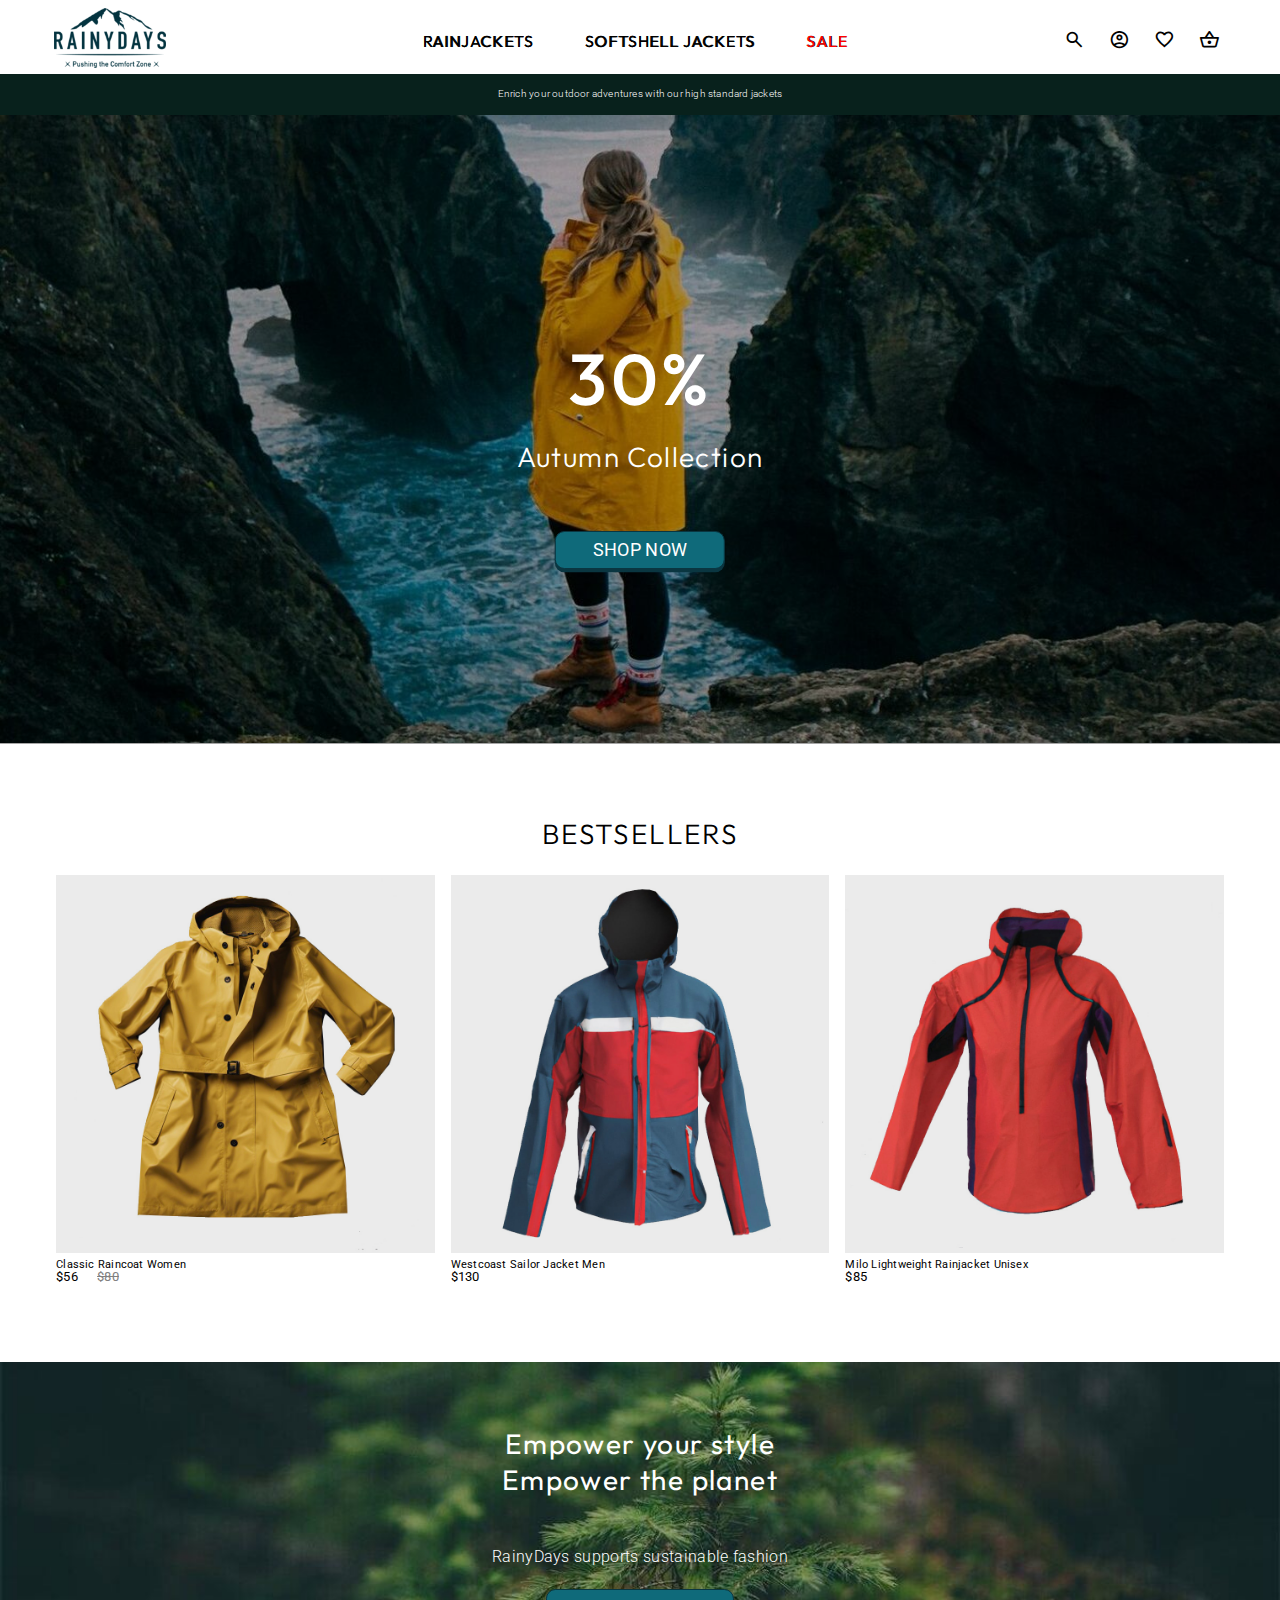
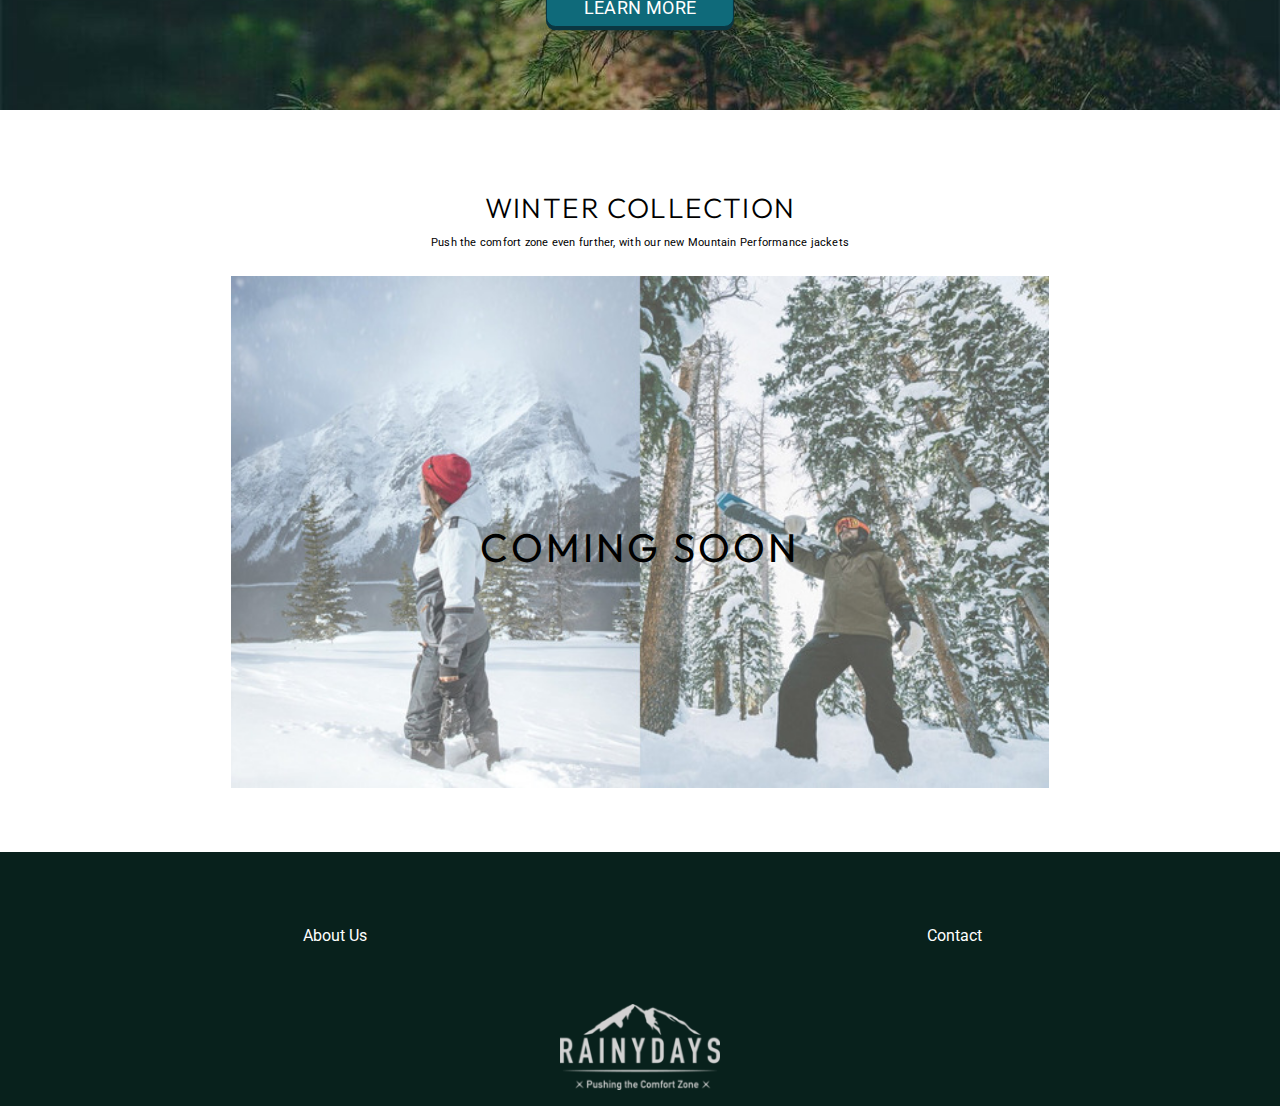
<file: index.html>
<!DOCTYPE html>
<html lang="en">
  <head>
    <meta charset="UTF-8" />
    <meta name="viewport" content="width=device-width, initial-scale=1.0" />
    <title>RainyDays Home</title>
    <link rel="icon" type="image/x-icon" href="images/favicon.ico" />
    <link rel="stylesheet" href="src/css/styles.css" />
    <link rel="preconnect" href="https://fonts.googleapis.com" />
    <link rel="preconnect" href="https://fonts.gstatic.com" crossorigin />
    <link
      href="https://fonts.googleapis.com/css2?family=Outfit:wght@300;400;500;600&display=swap"
      rel="stylesheet"
    />
    <link
      href="https://fonts.googleapis.com/css2?family=Roboto:wght@300;400;500&display=swap"
      rel="stylesheet"
    />
    <link
      rel="stylesheet"
      href="https://fonts.googleapis.com/css2?family=Material+Symbols+Outlined:opsz,wght,FILL,GRAD@20..48,100..700,0..1,-50..200"
    />
  </head>
  <body>
    <header>
      <nav class="top-nav">
        <a href="index.html">
          <img
            src="images/logo/small_logo.png"
            alt="RainyDays Logo, dark blue-green. Image of a mountain, with the text 'Pushing the comfort zone.'"
            class="logo"
            title="Go to Home page"
          />
        </a>
        <div class="desk-navpages">
          <!-- Hide on mobile -->
          <ul>
            <li><a href="rainjackets.html">Rainjackets</a></li>
            <li><a href="softshell.html">Softshell Jackets</a></li>
            <li><a href="sale.html">Sale</a></li>
          </ul>
        </div>
        <span class="material-symbols-outlined">
          <a href="index.html">search</a>
          <a href="index.html">account_circle</a>
          <a href="index.html">favorite</a>
          <a href="checkout.html">shopping_basket</a>
        </span>
      </nav>
      <div class="mobile-navpages">
        <!-- Hide on desktop -->
        <ul>
          <li><a href="rainjackets.html">Rainjackets</a></li>
          <li><a href="softshell.html">Softshell Jackets</a></li>
          <li><a href="sale.html">Sale</a></li>
        </ul>
      </div>
      <div class="banner-text">
        <p>Enrich your outdoor adventures with our high standard jackets</p>
      </div>
    </header>
    <main>
      <div class="herobanner">
        <h1>30%</h1>
        <h2>Autumn Collection</h2>
        <button type="button"><a href="sale.html">Shop now</a></button>
      </div>
      <div class="bestsellers">
        <h2>Bestsellers</h2>
        <div class="product-img-container">
          <div class="product-img-wrapper">
            <a href="product.html">
              <img
                src="images/product-images_ai/raincoats/yellowrain.jpg"
                alt="Yellow Woman's long raincoat with a hoodie, pockets, buttons, and a belt."
              />
            </a>
            <p class="productname">Classic Raincoat Women</p>
            <p class="productprice">
              $56 <span class="before-price">$80</span>
            </p>
          </div>
          <div class="product-img-wrapper">
            <img
              src="images/product-images_ai/raincoats/multirain.jpg"
              alt="Blue and red sailor rainjacket for men, with zipper, a hoodie, and pockets."
            />
            <p class="productname">Westcoast Sailor Jacket Men</p>
            <p class="productprice">$130</p>
          </div>
          <div class="product-img-wrapper">
            <img
              src="images/product-images_ai/raincoats/redrain.jpg"
              alt="Red rainjacket, discreet black under arms, unisex. It has a hoodie, no pockets."
            />
            <p class="productname">Milo Lightweight Rainjacket Unisex</p>
            <p class="productprice">$85</p>
          </div>
        </div>
      </div>
      <div class="learn-more">
        <h2>Empower your style</h2>
        <h2>Empower the planet</h2>
        <p>RainyDays supports sustainable fashion</p>
        <button type="button"><a href="aboutus.html">Learn more</a></button>
      </div>
      <div class="winter-collection">
        <h2>Winter Collection</h2>
        <div class="winter-info">
          <p>Push the comfort zone even further, with our new Mountain</p>
          <p>Performance jackets</p>
        </div>
        <div class="winterimg-container">
          <img
            src="images/winter_collection/winter.jpg"
            alt="Woman and man in winterclothes. Mountain, trees and snow"
          />
          <p>Coming soon</p>
        </div>
      </div>
    </main>
    <footer>
      <ul class="footer-nav">
        <li><a href="aboutus.html">About Us</a></li>
        <li><a href="contact.html">Contact</a></li>
      </ul>
      <img
        class="image"
        src="images/logo/small_logo-footer.png"
        alt="RainyDays Logo, white. Image of a mountain, with the text 'Pushing the comfort zone.'"
      />
    </footer>
  </body>
</html>
</file>
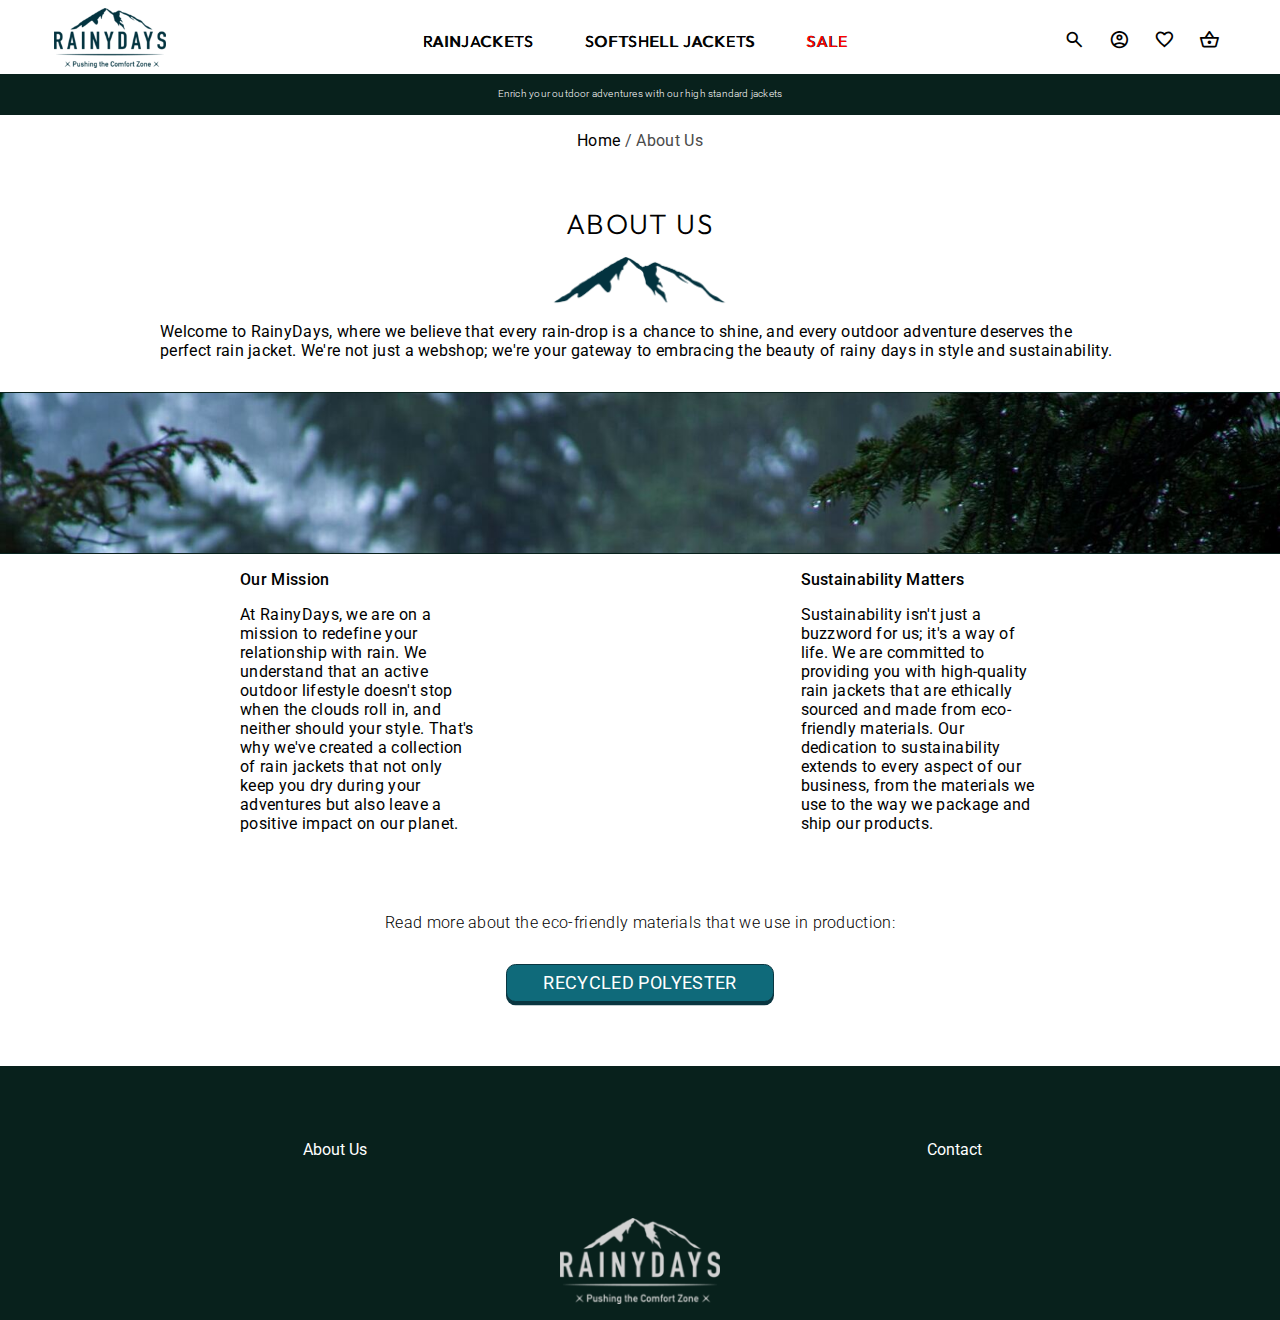
<file: aboutus.html>
<!DOCTYPE html>
<html lang="en">
  <head>
    <meta charset="UTF-8" />
    <meta name="viewport" content="width=device-width, initial-scale=1.0" />
    <title>About us</title>
    <link rel="icon" type="image/x-icon" href="images/favicon.ico" />
    <link rel="stylesheet" href="src/css/styles.css" />
    <link rel="preconnect" href="https://fonts.googleapis.com" />
    <link rel="preconnect" href="https://fonts.gstatic.com" crossorigin />
    <link
      href="https://fonts.googleapis.com/css2?family=Outfit:wght@300;400;500;600&display=swap"
      rel="stylesheet"
    />
    <link
      href="https://fonts.googleapis.com/css2?family=Roboto:wght@300;400;500&display=swap"
      rel="stylesheet"
    />
    <link
      rel="stylesheet"
      href="https://fonts.googleapis.com/css2?family=Material+Symbols+Outlined:opsz,wght,FILL,GRAD@20..48,100..700,0..1,-50..200"
    />
  </head>
  <body>
    <header>
      <nav class="top-nav">
        <a href="index.html">
          <img
            src="images/logo/small_logo.png"
            alt="RainyDays Logo, dark blue-green. Image of a mountain, with the text 'Pushing the comfort zone.'"
            class="logo"
            title="Go to Home page"
          />
        </a>
        <div class="desk-navpages">
          <!-- Hide on mobile -->
          <ul>
            <li><a href="rainjackets.html">Rainjackets</a></li>
            <li><a href="softshell.html">Softshell Jackets</a></li>
            <li><a href="sale.html">Sale</a></li>
          </ul>
        </div>
        <span class="material-symbols-outlined">
          <a href="index.html">search</a>
          <a href="index.html">account_circle</a>
          <a href="index.html">favorite</a>
          <a href="checkout.html">shopping_basket</a>
        </span>
      </nav>
      <div class="mobile-navpages">
        <!-- Hide on desktop -->
        <ul>
          <li><a href="rainjackets.html">Rainjackets</a></li>
          <li><a href="softshell.html">Softshell Jackets</a></li>
          <li><a href="sale.html">Sale</a></li>
        </ul>
      </div>
      <div class="banner-text">
        <p>Enrich your outdoor adventures with our high standard jackets</p>
      </div>
    </header>
    <main>
      <div class="info-part">
        <p class="info-desk"><a href="index.html">Home</a> / About Us</p>
        <!-- Hide on mobile-->
        <h2>About Us</h2>
      </div>
      <div class="logo-mountain">
        <img
          src="images/logo/logo_mountain.png"
          alt="RainyDys Logo without the text, just the mountain"
        />
      </div>
      <div class="about-us-info">
        <p>
          Welcome to RainyDays, where we believe that every rain-drop is a
          chance to shine, and every outdoor adventure deserves the perfect rain
          jacket. We're not just a webshop; we're your gateway to embracing the
          beauty of rainy days in style and sustainability.
        </p>
      </div>
      <div class="about-bg-image"></div>
      <div class="about-us-text">
        <div class="about-text1">
          <p class="about-bold">Our Mission</p>
          <p>
            At RainyDays, we are on a mission to redefine your relationship with
            rain. We understand that an active outdoor lifestyle doesn't stop
            when the clouds roll in, and neither should your style. That's why
            we've created a collection of rain jackets that not only keep you
            dry during your adventures but also leave a positive impact on our
            planet.
          </p>
        </div>
        <div class="about-text2">
          <p class="about-bold">Sustainability Matters</p>
          <p>
            Sustainability isn't just a buzzword for us; it's a way of life. We
            are committed to providing you with high-quality rain jackets that
            are ethically sourced and made from eco-friendly materials. Our
            dedication to sustainability extends to every aspect of our
            business, from the materials we use to the way we package and ship
            our products.
          </p>
        </div>
      </div>
      <div class="about-readmore">
        <p>
          Read more about the eco-friendly materials that we use in production:
        </p>
      </div>
      <div class="btn">
        <button type="button">Recycled polyester</button>
      </div>
    </main>
    <footer>
      <ul class="footer-nav">
        <li><a href="aboutus.html">About Us</a></li>
        <li><a href="contact.html">Contact</a></li>
      </ul>
      <img
        class="image"
        src="images/logo/small_logo-footer.png"
        alt="RainyDays Logo, white. Image of a mountain, with the text 'Pushing the comfort zone.'"
      />
    </footer>
  </body>
</html>
</file>
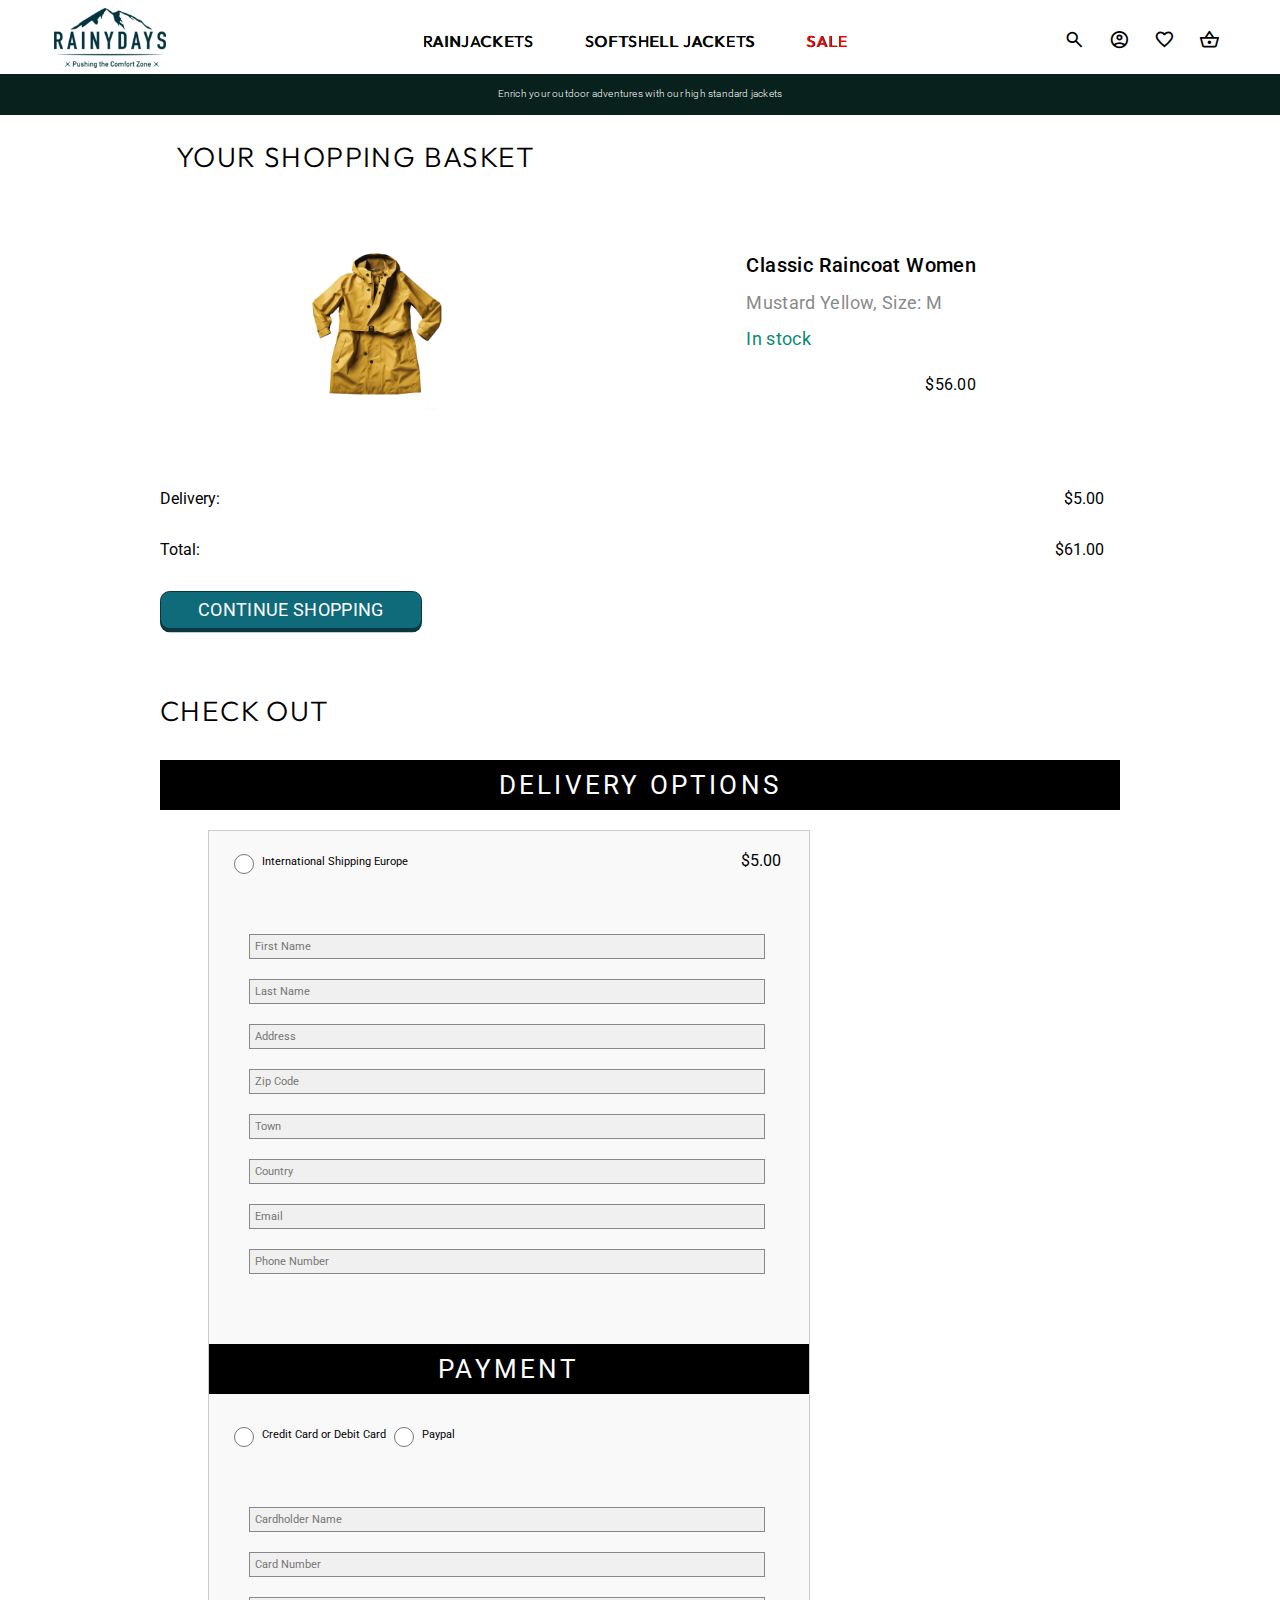
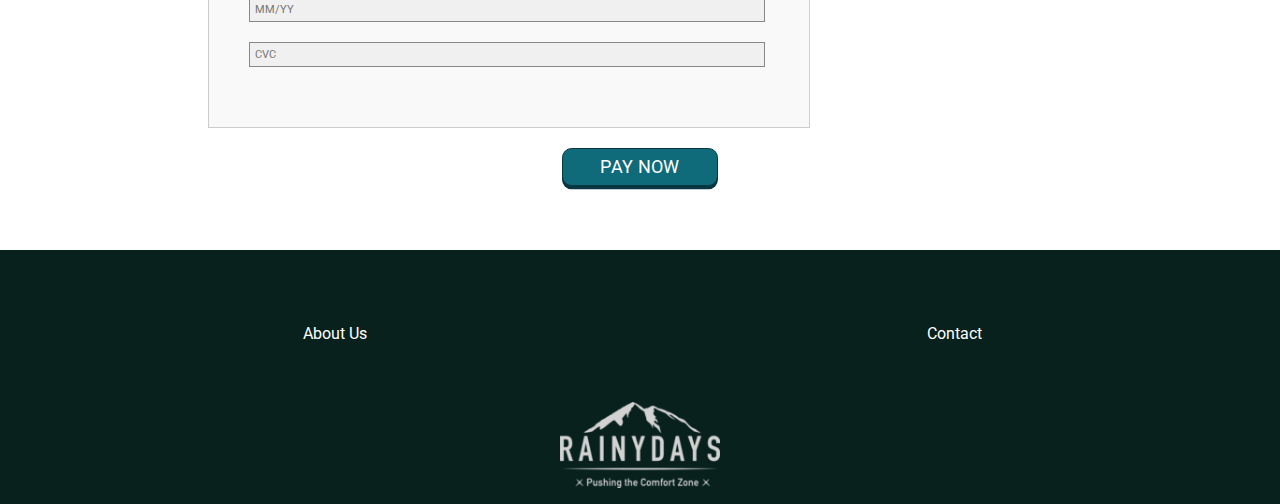
<file: checkout.html>
<!DOCTYPE html>
<html lang="en">
  <head>
    <meta charset="UTF-8" />
    <meta name="viewport" content="width=device-width, initial-scale=1.0" />
    <title>Checkout</title>
    <link rel="icon" type="image/x-icon" href="images/favicon.ico" />
    <link rel="stylesheet" href="src/css/styles.css" />
    <link rel="preconnect" href="https://fonts.googleapis.com" />
    <link rel="preconnect" href="https://fonts.gstatic.com" crossorigin />
    <link
      href="https://fonts.googleapis.com/css2?family=Outfit:wght@300;400;500;600&display=swap"
      rel="stylesheet"
    />
    <link
      href="https://fonts.googleapis.com/css2?family=Roboto:wght@300;400;500&display=swap"
      rel="stylesheet"
    />
    <link
      rel="stylesheet"
      href="https://fonts.googleapis.com/css2?family=Material+Symbols+Outlined:opsz,wght,FILL,GRAD@20..48,100..700,0..1,-50..200"
    />
  </head>
  <body>
    <header>
      <nav class="top-nav">
        <a href="index.html">
          <img
            src="images/logo/small_logo.png"
            alt="RainyDays Logo, dark blue-green. Image of a mountain, with the text 'Pushing the comfort zone.'"
            class="logo"
            title="Go to Home page"
          />
        </a>
        <div class="desk-navpages">
          <!-- Hide on mobile -->
          <ul>
            <li><a href="rainjackets.html">Rainjackets</a></li>
            <li><a href="softshell.html">Softshell Jackets</a></li>
            <li><a href="sale.html">Sale</a></li>
          </ul>
        </div>
        <span class="material-symbols-outlined">
          <a href="index.html">search</a>
          <a href="index.html">account_circle</a>
          <a href="index.html">favorite</a>
          <a href="checkout.html">shopping_basket</a>
        </span>
      </nav>
      <div class="mobile-navpages">
        <!-- Hide on desktop -->
        <ul>
          <li><a href="rainjackets.html">Rainjackets</a></li>
          <li><a href="softshell.html">Softshell Jackets</a></li>
          <li><a href="sale.html">Sale</a></li>
        </ul>
      </div>
      <div class="banner-text">
        <p>Enrich your outdoor adventures with our high standard jackets</p>
      </div>
    </header>
    <main>
      <div class="header-checkout">
        <h2>Your shopping basket</h2>
      </div>
      <div class="chosen-container">
        <img
          src="images/product-images_ai/raincoats/yellow_rain.jpg"
          alt="Image on the left"
        />
        <div class="text">
          <p class="productname-header">Classic Raincoat Women</p>
          <p class="product-color-size">Mustard Yellow, Size: M</p>
          <p class="stock">In stock</p>
          <p class="price">$56.00</p>
        </div>
      </div>
      <div class="summary-ship">
        <span class="shipping">Delivery:</span>
        <span class="price-ship">$5.00</span>
      </div>
      <div class="summary-total">
        <span class="total">Total:</span>
        <span class="price-total">$61.00</span>
      </div>
      <div class="btn-check-align">
        <div class="btn">
          <button type="button">
            <a href="rainjackets.html">Continue shopping</a>
          </button>
        </div>
      </div>
      <div class="checkout-text">
        <h2>Check out</h2>
      </div>
      <div class="form-container">
        <div class="form-header">Delivery options</div>
        <form>
          <div class="delivery-options">
            <label>
              <input
                type="radio"
                name="delivery-option"
                id="international-shipping"
              />
              International Shipping Europe
            </label>
            <span class="price">$5.00</span>
          </div>
          <div class="personal-info">
            <div class="form-inputs">
              <div class="full-width">
                <input type="text" placeholder="First Name" />
              </div>
              <div class="full-width">
                <input type="text" placeholder="Last Name" />
              </div>
              <div class="full-width">
                <input type="text" placeholder="Address" />
              </div>
              <div class="full-width">
                <input type="text" placeholder="Zip Code" />
              </div>
              <div class="full-width">
                <input type="text" placeholder="Town" />
              </div>
              <div class="full-width">
                <input type="text" placeholder="Country" />
              </div>
              <div class="full-width">
                <input type="text" placeholder="Email" />
              </div>
              <div class="full-width">
                <input type="text" placeholder="Phone Number" />
              </div>
            </div>
          </div>
          <div class="form-header">Payment</div>
          <div class="payment-options">
            <label>
              <input type="radio" name="payment-option" id="credit-debit" />
              Credit Card or Debit Card
            </label>
            <label>
              <input type="radio" name="payment-option" id="paypal" />
              Paypal
            </label>
          </div>
          <div class="personal-info">
            <div class="form-inputs">
              <div class="full-width">
                <input type="text" placeholder="Cardholder Name" />
              </div>
              <div class="full-width">
                <input type="text" placeholder="Card Number" />
              </div>
              <div class="full-width">
                <input type="text" placeholder="MM/YY" />
              </div>
              <div class="full-width">
                <input type="text" placeholder="CVC" />
              </div>
            </div>
          </div>
        </form>
      </div>
      <div class="btn">
        <button type="button">
          <a href="checkoutsuccess.html">Pay now</a>
        </button>
      </div>
    </main>
    <footer>
      <ul class="footer-nav">
        <li><a href="aboutus.html">About Us</a></li>
        <li><a href="contact.html">Contact</a></li>
      </ul>
      <img
        class="image"
        src="images/logo/small_logo-footer.png"
        alt="RainyDays Logo, white. Image of a mountain, with the text 'Pushing the comfort zone.'"
      />
    </footer>
  </body>
</html>
</file>
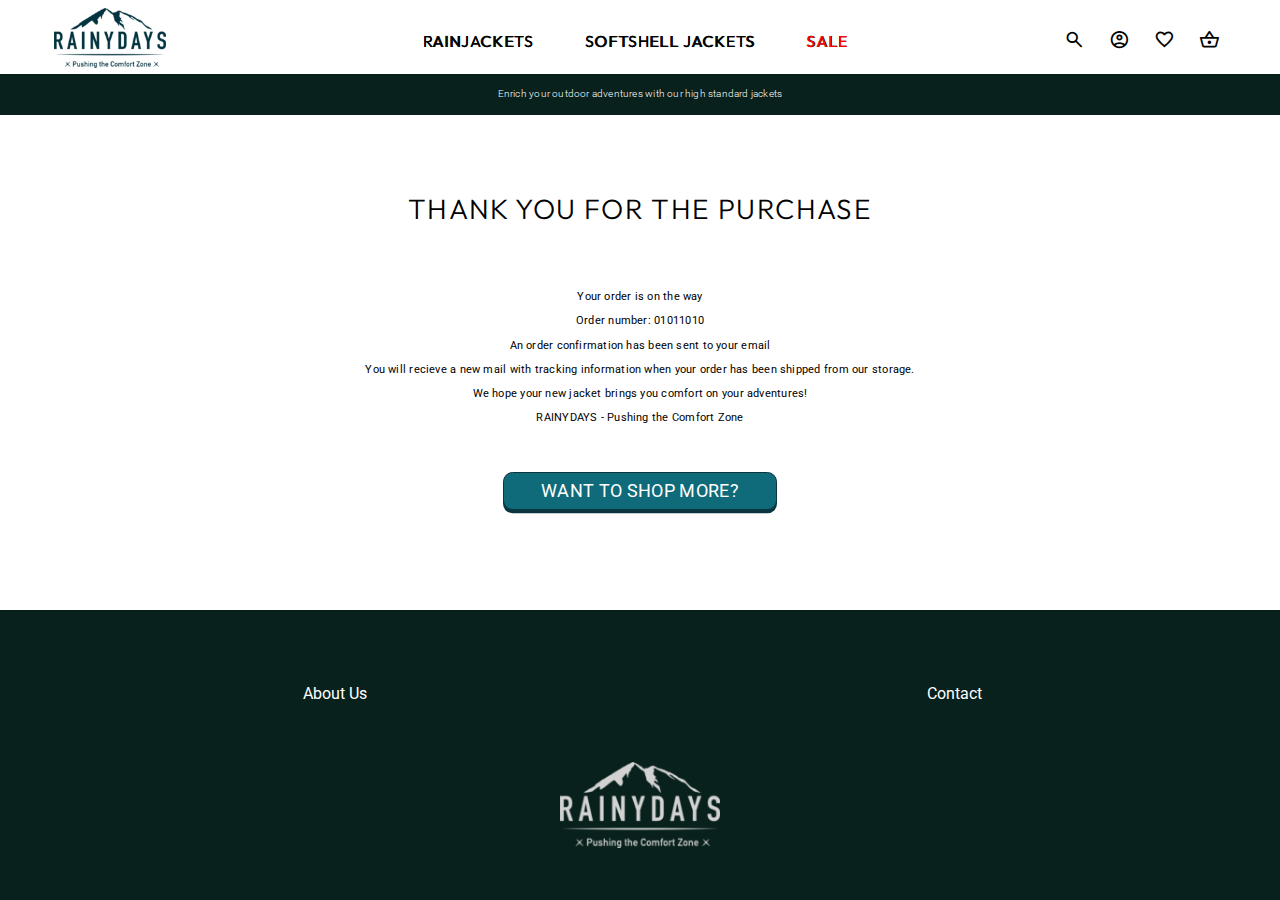
<file: checkoutsuccess.html>
<!DOCTYPE html>
<html lang="en">
  <head>
    <meta charset="UTF-8" />
    <meta name="viewport" content="width=device-width, initial-scale=1.0" />
    <title>Checkout successful</title>
    <link rel="icon" type="image/x-icon" href="images/favicon.ico" />
    <link rel="stylesheet" href="src/css/styles.css" />
    <link rel="preconnect" href="https://fonts.googleapis.com" />
    <link rel="preconnect" href="https://fonts.gstatic.com" crossorigin />
    <link
      href="https://fonts.googleapis.com/css2?family=Outfit:wght@300;400;500;600&display=swap"
      rel="stylesheet"
    />
    <link
      href="https://fonts.googleapis.com/css2?family=Roboto:wght@300;400;500&display=swap"
      rel="stylesheet"
    />
    <link
      rel="stylesheet"
      href="https://fonts.googleapis.com/css2?family=Material+Symbols+Outlined:opsz,wght,FILL,GRAD@20..48,100..700,0..1,-50..200"
    />
  </head>
  <body>
    <header>
      <nav class="top-nav">
        <a href="index.html">
          <img
            src="images/logo/small_logo.png"
            alt="RainyDays Logo, dark blue-green. Image of a mountain, with the text 'Pushing the comfort zone.'"
            class="logo"
            title="Go to Home page"
          />
        </a>
        <div class="desk-navpages">
          <!-- Hide on mobile -->
          <ul>
            <li><a href="rainjackets.html">Rainjackets</a></li>
            <li><a href="softshell.html">Softshell Jackets</a></li>
            <li><a href="sale.html">Sale</a></li>
          </ul>
        </div>
        <span class="material-symbols-outlined">
          <a href="index.html">search</a>
          <a href="index.html">account_circle</a>
          <a href="index.html">favorite</a>
          <a href="checkout.html">shopping_basket</a>
        </span>
      </nav>
      <div class="mobile-navpages">
        <!-- Hide on desktop -->
        <ul>
          <li><a href="rainjackets.html">Rainjackets</a></li>
          <li><a href="softshell.html">Softshell Jackets</a></li>
          <li><a href="sale.html">Sale</a></li>
        </ul>
      </div>
      <div class="banner-text">
        <p>Enrich your outdoor adventures with our high standard jackets</p>
      </div>
    </header>
    <main>
      <div class="info-part">
        <h2>Thank you for the purchase</h2>
      </div>
      <div class="on-the-way">
        <p>Your order is on the way</p>
        <p>Order number: 01011010</p>
        <p>An order confirmation has been sent to your email</p>
        <p>
          You will recieve a new mail with tracking information when your order
          has been shipped from our storage.
        </p>
        <p>We hope your new jacket brings you comfort on your adventures!</p>
        <p>RAINYDAYS - Pushing the Comfort Zone</p>
      </div>
      <div class="btn">
        <button type="button">
          <a href="rainjackets.html">Want to shop more?</a>
        </button>
      </div>
    </main>
    <footer>
      <ul class="footer-nav">
        <li><a href="aboutus.html">About Us</a></li>
        <li><a href="contact.html">Contact</a></li>
      </ul>
      <img
        class="image"
        src="images/logo/small_logo-footer.png"
        alt="RainyDays Logo, white. Image of a mountain, with the text 'Pushing the comfort zone.'"
      />
    </footer>
  </body>
</html>
</file>
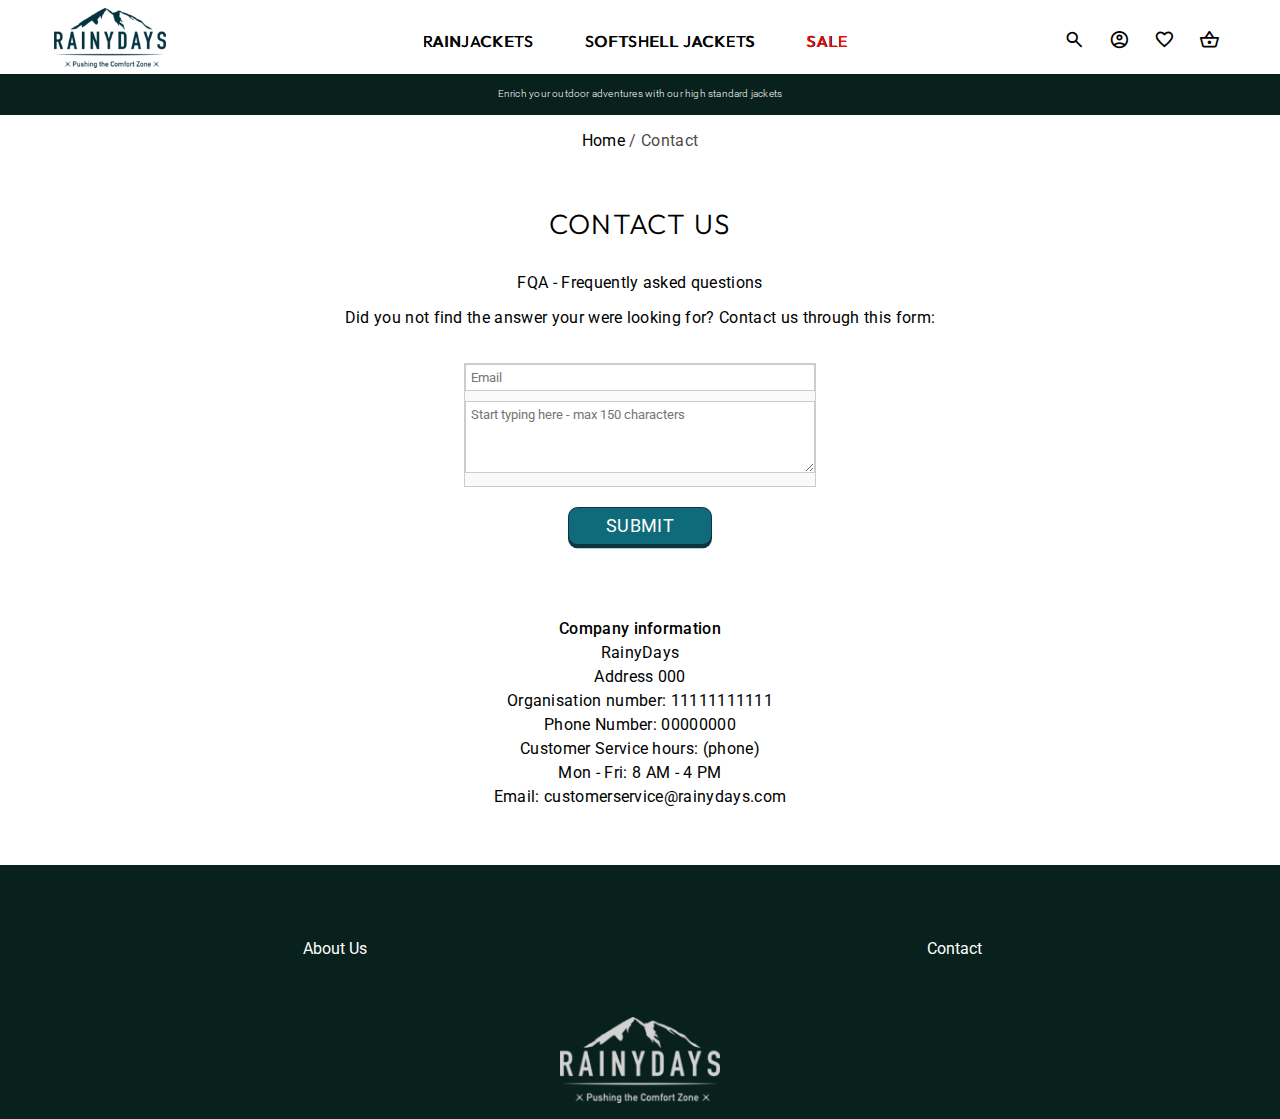
<file: contact.html>
<!DOCTYPE html>
<html lang="en">
  <head>
    <meta charset="UTF-8" />
    <meta name="viewport" content="width=device-width, initial-scale=1.0" />
    <title>Customer Service</title>
    <link rel="icon" type="image/x-icon" href="images/favicon.ico" />
    <link rel="stylesheet" href="src/css/styles.css" />
    <link rel="preconnect" href="https://fonts.googleapis.com" />
    <link rel="preconnect" href="https://fonts.gstatic.com" crossorigin />
    <link
      href="https://fonts.googleapis.com/css2?family=Outfit:wght@300;400;500;600&display=swap"
      rel="stylesheet"
    />
    <link
      href="https://fonts.googleapis.com/css2?family=Roboto:wght@300;400;500&display=swap"
      rel="stylesheet"
    />
    <link
      rel="stylesheet"
      href="https://fonts.googleapis.com/css2?family=Material+Symbols+Outlined:opsz,wght,FILL,GRAD@20..48,100..700,0..1,-50..200"
    />
  </head>
  <body>
    <header>
      <nav class="top-nav">
        <a href="index.html">
          <img
            src="images/logo/small_logo.png"
            alt="RainyDays Logo, dark blue-green. Image of a mountain, with the text 'Pushing the comfort zone.'"
            class="logo"
            title="Go to Home page"
          />
        </a>
        <div class="desk-navpages">
          <!-- Hide on mobile -->
          <ul>
            <li><a href="rainjackets.html">Rainjackets</a></li>
            <li><a href="softshell.html">Softshell Jackets</a></li>
            <li><a href="sale.html">Sale</a></li>
          </ul>
        </div>
        <span class="material-symbols-outlined">
          <a href="index.html">search</a>
          <a href="index.html">account_circle</a>
          <a href="index.html">favorite</a>
          <a href="checkout.html">shopping_basket</a>
        </span>
      </nav>
      <div class="mobile-navpages">
        <!-- Hide on desktop -->
        <ul>
          <li><a href="rainjackets.html">Rainjackets</a></li>
          <li><a href="softshell.html">Softshell Jackets</a></li>
          <li><a href="sale.html">Sale</a></li>
        </ul>
      </div>
      <div class="banner-text">
        <p>Enrich your outdoor adventures with our high standard jackets</p>
      </div>
    </header>
    <main>
      <div class="info-part">
        <p class="info-desk"><a href="index.html">Home</a> / Contact</p>
        <!-- Hide on mobile-->
        <h2>Contact us</h2>
      </div>
      <div class="contact-text">
        <p>FQA - Frequently asked questions</p>
        <p>
          Did you not find the answer your were looking for? Contact us through
          this form:
        </p>
      </div>
      <div class="contactform">
        <form>
          <input
            type="contactform-text"
            id="email"
            name="email"
            placeholder="Email"
          />
          <textarea
            id="message"
            name="message"
            placeholder="Start typing here - max 150 characters"
            maxlength="150"
            rows="4"
          ></textarea>
        </form>
        <div class="btn">
          <button type="button">Submit</button>
        </div>
        <div class="contactinfo">
          <p class="contact-bold">Company information</p>
          <p>RainyDays</p>
          <p>Address 000</p>
          <p>Organisation number: 11111111111</p>
          <p>Phone Number: 00000000</p>
          <p>Customer Service hours: (phone)</p>
          <p>Mon - Fri: 8 AM - 4 PM</p>
          <p>Email: customerservice@rainydays.com</p>
        </div>
      </div>
    </main>
    <footer>
      <ul class="footer-nav">
        <li><a href="aboutus.html">About Us</a></li>
        <li><a href="contact.html">Contact</a></li>
      </ul>
      <img
        class="image"
        src="images/logo/small_logo-footer.png"
        alt="RainyDays Logo, white. Image of a mountain, with the text 'Pushing the comfort zone.'"
      />
    </footer>
  </body>
</html>
</file>
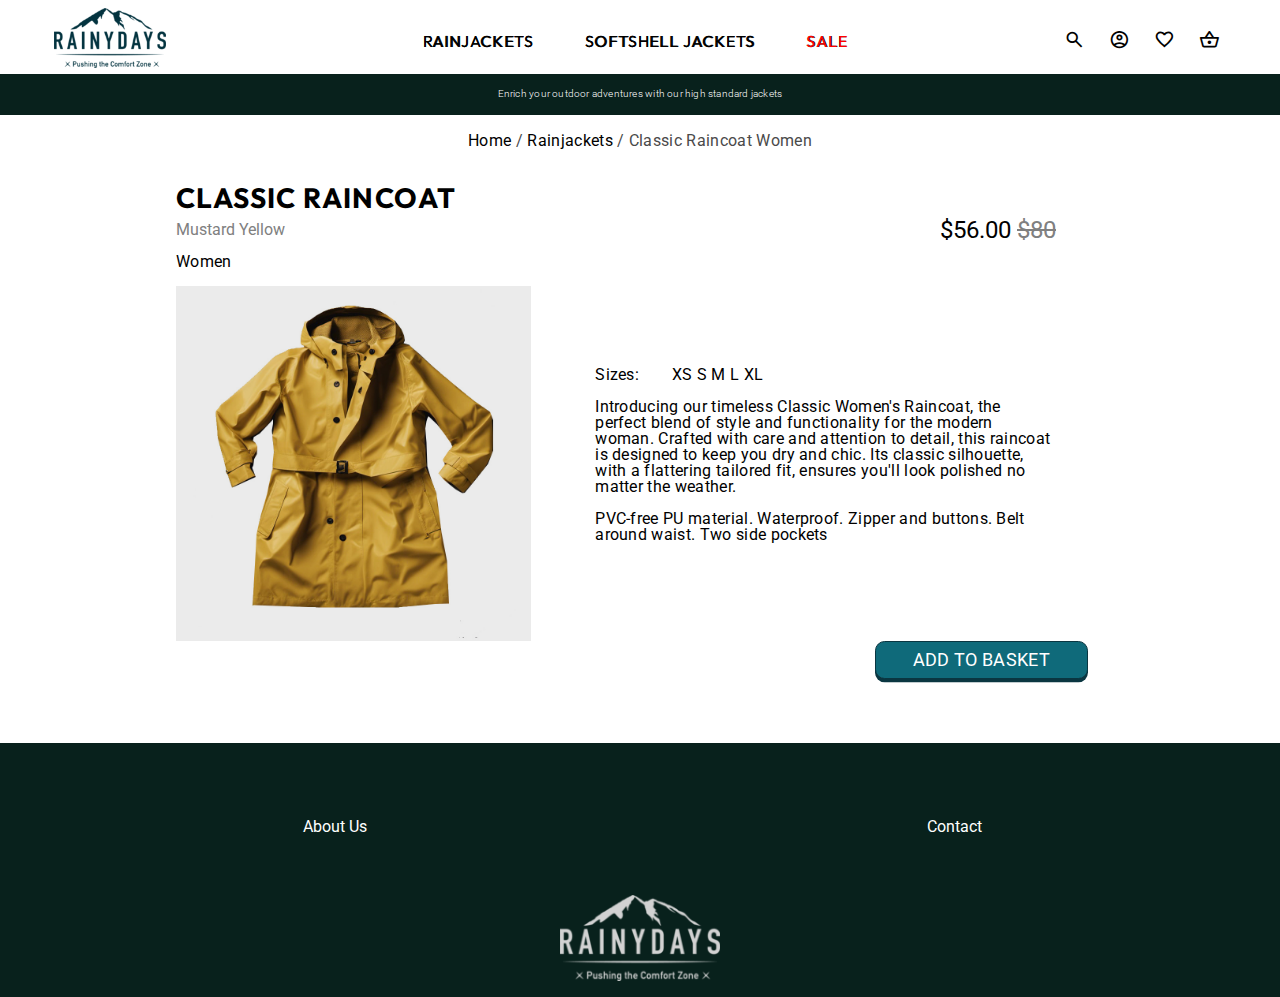
<file: product.html>
<!DOCTYPE html>
<html lang="en">
  <head>
    <meta charset="UTF-8" />
    <meta name="viewport" content="width=device-width, initial-scale=1.0" />
    <title>Product page</title>
    <link rel="icon" type="image/x-icon" href="images/favicon.ico" />
    <link rel="stylesheet" href="src/css/styles.css" />
    <link rel="preconnect" href="https://fonts.googleapis.com" />
    <link rel="preconnect" href="https://fonts.gstatic.com" crossorigin />
    <link
      href="https://fonts.googleapis.com/css2?family=Outfit:wght@300;400;500;600&display=swap"
      rel="stylesheet"
    />
    <link
      href="https://fonts.googleapis.com/css2?family=Roboto:wght@300;400;500&display=swap"
      rel="stylesheet"
    />
    <link
      rel="stylesheet"
      href="https://fonts.googleapis.com/css2?family=Material+Symbols+Outlined:opsz,wght,FILL,GRAD@20..48,100..700,0..1,-50..200"
    />
  </head>
  <body>
    <header>
      <nav class="top-nav">
        <a href="index.html">
          <img
            src="images/logo/small_logo.png"
            alt="RainyDays Logo, dark blue-green. Image of a mountain, with the text 'Pushing the comfort zone.'"
            class="logo"
            title="Go to Home page"
          />
        </a>
        <div class="desk-navpages">
          <!-- Hide on mobile -->
          <ul>
            <li><a href="rainjackets.html">Rainjackets</a></li>
            <li><a href="softshell.html">Softshell Jackets</a></li>
            <li><a href="sale.html">Sale</a></li>
          </ul>
        </div>
        <span class="material-symbols-outlined">
          <a href="index.html">search</a>
          <a href="index.html">account_circle</a>
          <a href="index.html">favorite</a>
          <a href="checkout.html">shopping_basket</a>
        </span>
      </nav>
      <div class="mobile-navpages">
        <!-- Hide on desktop -->
        <ul>
          <li><a href="rainjackets.html">Rainjackets</a></li>
          <li><a href="softshell.html">Softshell Jackets</a></li>
          <li><a href="sale.html">Sale</a></li>
        </ul>
      </div>
      <div class="banner-text">
        <p>Enrich your outdoor adventures with our high standard jackets</p>
      </div>
    </header>
    <main>
      <div class="info-part">
        <p class="info-desk">
          <a href="index.html">Home</a>
          /
          <a href="rainjackets.html">Rainjackets</a>
          / Classic Raincoat Women
        </p>
      </div>
      <div class="product-info-section">
        <div class="productpage-text">
          <h2>Classic Raincoat</h2>
        </div>
        <div class="color-price">
          <span class="color-rainjacket">Mustard Yellow</span>
          <span class="price-rainjacket"
            >$56.00 <span class="before-price">$80</span></span
          >
        </div>
        <div class="productpage">
          <p>Women</p>
        </div>
      </div>
      <div class="product-img-container2">
        <img
          src="images/product-images_ai/raincoats/yellowrain.jpg"
          alt="Yellow Woman's long raincoat with a hoodie, pockets, buttons, and a belt."
        />
        <div class="productpage">
          <p>Sizes:&emsp;&emsp;XS S M L XL</p>
          <p>
            Introducing our timeless Classic Women's Raincoat, the perfect blend
            of style and functionality for the modern woman. Crafted with care
            and attention to detail, this raincoat is designed to keep you dry
            and chic. Its classic silhouette, with a flattering tailored fit,
            ensures you'll look polished no matter the weather.
          </p>
          <p>
            PVC-free PU material. Waterproof. Zipper and buttons. Belt around
            waist. Two side pockets
          </p>
        </div>
      </div>
      <div class="btn-prod-align">
        <div class="btn">
          <button type="button">
            <a href="checkout.html">Add to basket</a>
          </button>
        </div>
      </div>
    </main>
    <footer>
      <ul class="footer-nav">
        <li><a href="aboutus.html">About Us</a></li>
        <li><a href="contact.html">Contact</a></li>
      </ul>
      <img
        class="image"
        src="images/logo/small_logo-footer.png"
        alt="RainyDays Logo, white. Image of a mountain, with the text 'Pushing the comfort zone.'"
      />
    </footer>
  </body>
</html>
</file>
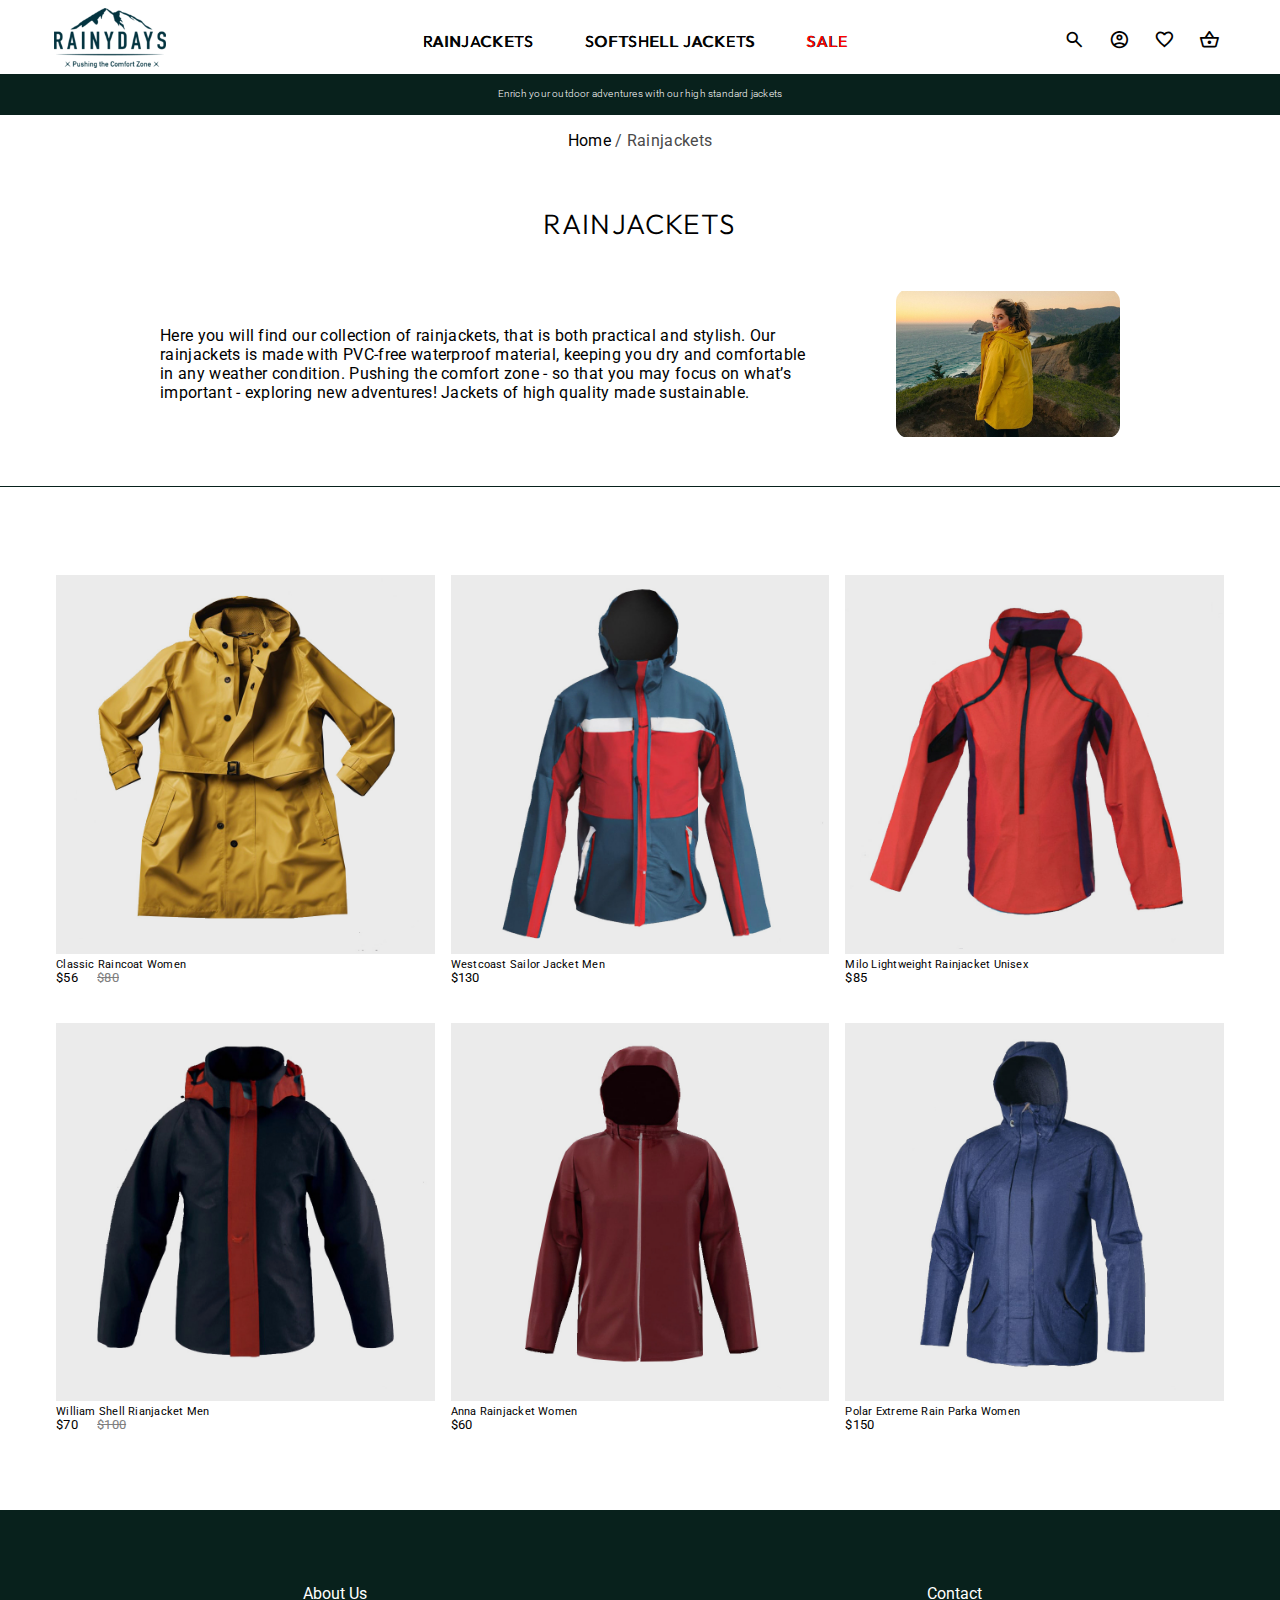
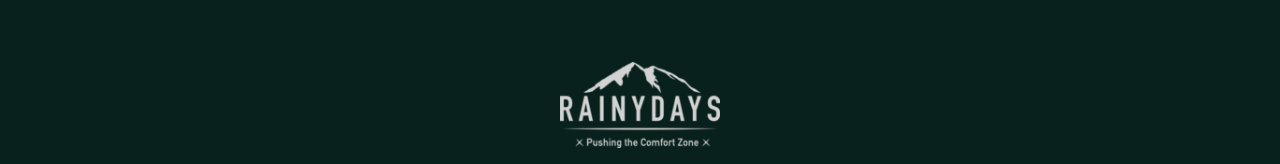
<file: rainjackets.html>
<!DOCTYPE html>
<html lang="en">
  <head>
    <meta charset="UTF-8" />
    <meta name="viewport" content="width=device-width, initial-scale=1.0" />
    <title>Webshop Rainjackets</title>
    <link rel="icon" type="image/x-icon" href="images/favicon.ico" />
    <link rel="stylesheet" href="src/css/styles.css" />
    <link rel="preconnect" href="https://fonts.googleapis.com" />
    <link rel="preconnect" href="https://fonts.gstatic.com" crossorigin />
    <link
      href="https://fonts.googleapis.com/css2?family=Outfit:wght@300;400;500;600&display=swap"
      rel="stylesheet"
    />
    <link
      href="https://fonts.googleapis.com/css2?family=Roboto:wght@300;400;500&display=swap"
      rel="stylesheet"
    />
    <link
      rel="stylesheet"
      href="https://fonts.googleapis.com/css2?family=Material+Symbols+Outlined:opsz,wght,FILL,GRAD@20..48,100..700,0..1,-50..200"
    />
  </head>
  <body>
    <header>
      <nav class="top-nav">
        <a href="index.html">
          <img
            src="images/logo/small_logo.png"
            alt="RainyDays Logo, dark blue-green. Image of a mountain, with the text 'Pushing the comfort zone.'"
            class="logo"
            title="Go to Home page"
          />
        </a>
        <div class="desk-navpages">
          <!-- Hide on mobile -->
          <ul>
            <li><a href="rainjackets.html">Rainjackets</a></li>
            <li><a href="softshell.html">Softshell Jackets</a></li>
            <li><a href="sale.html">Sale</a></li>
          </ul>
        </div>
        <span class="material-symbols-outlined">
          <a href="index.html">search</a>
          <a href="index.html">account_circle</a>
          <a href="index.html">favorite</a>
          <a href="checkout.html">shopping_basket</a>
        </span>
      </nav>
      <div class="mobile-navpages">
        <!-- Hide on desktop -->
        <ul>
          <li><a href="rainjackets.html">Rainjackets</a></li>
          <li><a href="softshell.html">Softshell Jackets</a></li>
          <li><a href="sale.html">Sale</a></li>
        </ul>
      </div>
      <div class="banner-text">
        <p>Enrich your outdoor adventures with our high standard jackets</p>
      </div>
    </header>
    <main>
      <div class="info-part">
        <p class="info-desk"><a href="index.html">Home</a> / Rainjackets</p>
        <!-- Hide on mobile-->
        <h2>Rainjackets</h2>
      </div>
      <div class="shop-container">
        <div class="rainjacket-img"></div>
        <p class="shop-text">
          Here you will find our collection of rainjackets, that is both
          practical and stylish. Our rainjackets is made with PVC-free
          waterproof material, keeping you dry and comfortable in any weather
          condition. Pushing the comfort zone - so that you may focus on what’s
          important - exploring new adventures! Jackets of high quality made
          sustainable.
        </p>
      </div>
      <div class="product-img-container">
        <div class="product-img-wrapper">
          <a href="product.html">
            <img
              src="images/product-images_ai/raincoats/yellowrain.jpg"
              alt="Yellow Woman's long raincoat with a hoodie, pockets, buttons, and a belt."
            />
          </a>
          <p class="productname">Classic Raincoat Women</p>
          <p class="productprice">$56 <span class="before-price">$80</span></p>
        </div>
        <div class="product-img-wrapper">
          <img
            src="images/product-images_ai/raincoats/multirain.jpg"
            alt="Blue and red sailor rainjacket for men, with zipper, a hoodie, and pockets."
          />
          <p class="productname">Westcoast Sailor Jacket Men</p>
          <p class="productprice">$130</p>
        </div>
        <div class="product-img-wrapper">
          <img
            src="images/product-images_ai/raincoats/redrain.jpg"
            alt="Red rainjacket, discreet black under arms, unisex. It has a hoodie, no pockets."
          />
          <p class="productname">Milo Lightweight Rainjacket Unisex</p>
          <p class="productprice">$85</p>
        </div>
        <div class="product-img-wrapper">
          <img
            src="images/product-images_ai/raincoats/blackrain.jpg"
            alt="Black rainjacket, men. With red hoodie and red line down the zipper, no pockets."
          />
          <p class="productname">William Shell Rianjacket Men</p>
          <p class="productprice">$70 <span class="before-price">$100</span></p>
        </div>
        <div class="product-img-wrapper">
          <img
            src="images/product-images_ai/raincoats/burgundyrain.jpg"
            alt="Burgundy rainjacket with hoodie and a white zipper, women."
          />
          <p class="productname">Anna Rainjacket Women</p>
          <p class="productprice">$60</p>
        </div>
        <div class="product-img-wrapper">
          <img
            src="images/product-images_ai/raincoats/bluerain.jpg"
            alt="Blue padded rainparka, women."
          />
          <p class="productname">Polar Extreme Rain Parka Women</p>
          <p class="productprice">$150</p>
        </div>
      </div>
    </main>
    <footer>
      <ul class="footer-nav">
        <li><a href="aboutus.html">About Us</a></li>
        <li><a href="contact.html">Contact</a></li>
      </ul>
      <img
        class="image"
        src="images/logo/small_logo-footer.png"
        alt="RainyDays Logo, white. Image of a mountain, with the text 'Pushing the comfort zone.'"
      />
    </footer>
  </body>
</html>
</file>
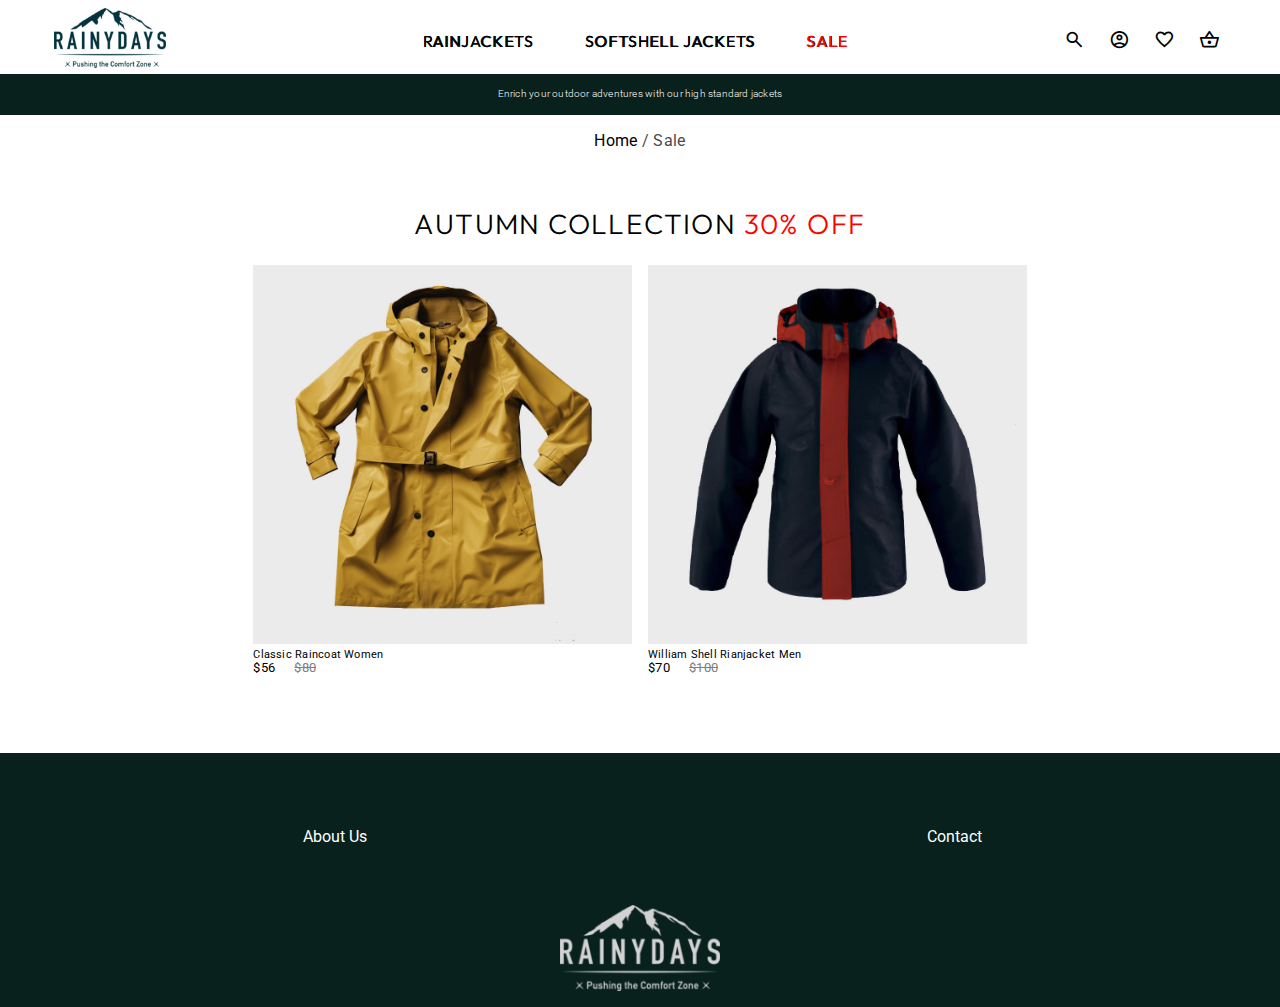
<file: sale.html>
<!DOCTYPE html>
<html lang="en">
  <head>
    <meta charset="UTF-8" />
    <meta name="viewport" content="width=device-width, initial-scale=1.0" />
    <title>Webshop Autumn Collection</title>
    <link rel="icon" type="image/x-icon" href="images/favicon.ico" />
    <link rel="stylesheet" href="src/css/styles.css" />
    <link rel="preconnect" href="https://fonts.googleapis.com" />
    <link rel="preconnect" href="https://fonts.gstatic.com" crossorigin />
    <link
      href="https://fonts.googleapis.com/css2?family=Outfit:wght@300;400;500;600&display=swap"
      rel="stylesheet"
    />
    <link
      href="https://fonts.googleapis.com/css2?family=Roboto:wght@300;400;500&display=swap"
      rel="stylesheet"
    />
    <link
      rel="stylesheet"
      href="https://fonts.googleapis.com/css2?family=Material+Symbols+Outlined:opsz,wght,FILL,GRAD@20..48,100..700,0..1,-50..200"
    />
  </head>
  <body>
    <header>
      <nav class="top-nav">
        <a href="index.html">
          <img
            src="images/logo/small_logo.png"
            alt="RainyDays Logo, dark blue-green. Image of a mountain, with the text 'Pushing the comfort zone.'"
            class="logo"
            title="Go to Home page"
          />
        </a>
        <div class="desk-navpages">
          <!-- Hide on mobile -->
          <ul>
            <li><a href="rainjackets.html">Rainjackets</a></li>
            <li><a href="softshell.html">Softshell Jackets</a></li>
            <li><a href="sale.html">Sale</a></li>
          </ul>
        </div>
        <span class="material-symbols-outlined">
          <a href="index.html">search</a>
          <a href="index.html">account_circle</a>
          <a href="index.html">favorite</a>
          <a href="checkout.html">shopping_basket</a>
        </span>
      </nav>
      <div class="mobile-navpages">
        <!-- Hide on desktop -->
        <ul>
          <li><a href="rainjackets.html">Rainjackets</a></li>
          <li><a href="softshell.html">Softshell Jackets</a></li>
          <li><a href="sale.html">Sale</a></li>
        </ul>
      </div>
      <div class="banner-text">
        <p>Enrich your outdoor adventures with our high standard jackets</p>
      </div>
    </header>
    <main>
      <div class="info-part">
        <p class="info-desk"><a href="index.html">Home</a> / Sale</p>
        <!-- Hide on mobile-->
        <h2>Autumn Collection <span class="discount">30% off</span></h2>
      </div>
      <div class="product-img-container">
        <div class="product-img-wrapper">
          <a href="product.html">
            <img
              src="images/product-images_ai/raincoats/yellowrain.jpg"
              alt="Yellow Woman's long raincoat with a hoodie, pockets, buttons, and a belt."
            />
          </a>
          <p class="productname">Classic Raincoat Women</p>
          <p class="productprice">$56 <span class="before-price">$80</span></p>
        </div>
        <div class="product-img-wrapper">
          <img
            src="images/product-images_ai/raincoats/blackrain.jpg"
            alt="Black rainjacket, men. With red hoodie and red line down the zipper, no pockets."
          />
          <p class="productname">William Shell Rianjacket Men</p>
          <p class="productprice">$70 <span class="before-price">$100</span></p>
        </div>
      </div>
    </main>
    <footer>
      <ul class="footer-nav">
        <li><a href="aboutus.html">About Us</a></li>
        <li><a href="contact.html">Contact</a></li>
      </ul>
      <img
        class="image"
        src="images/logo/small_logo-footer.png"
        alt="RainyDays Logo, white. Image of a mountain, with the text 'Pushing the comfort zone.'"
      />
    </footer>
  </body>
</html>
</file>
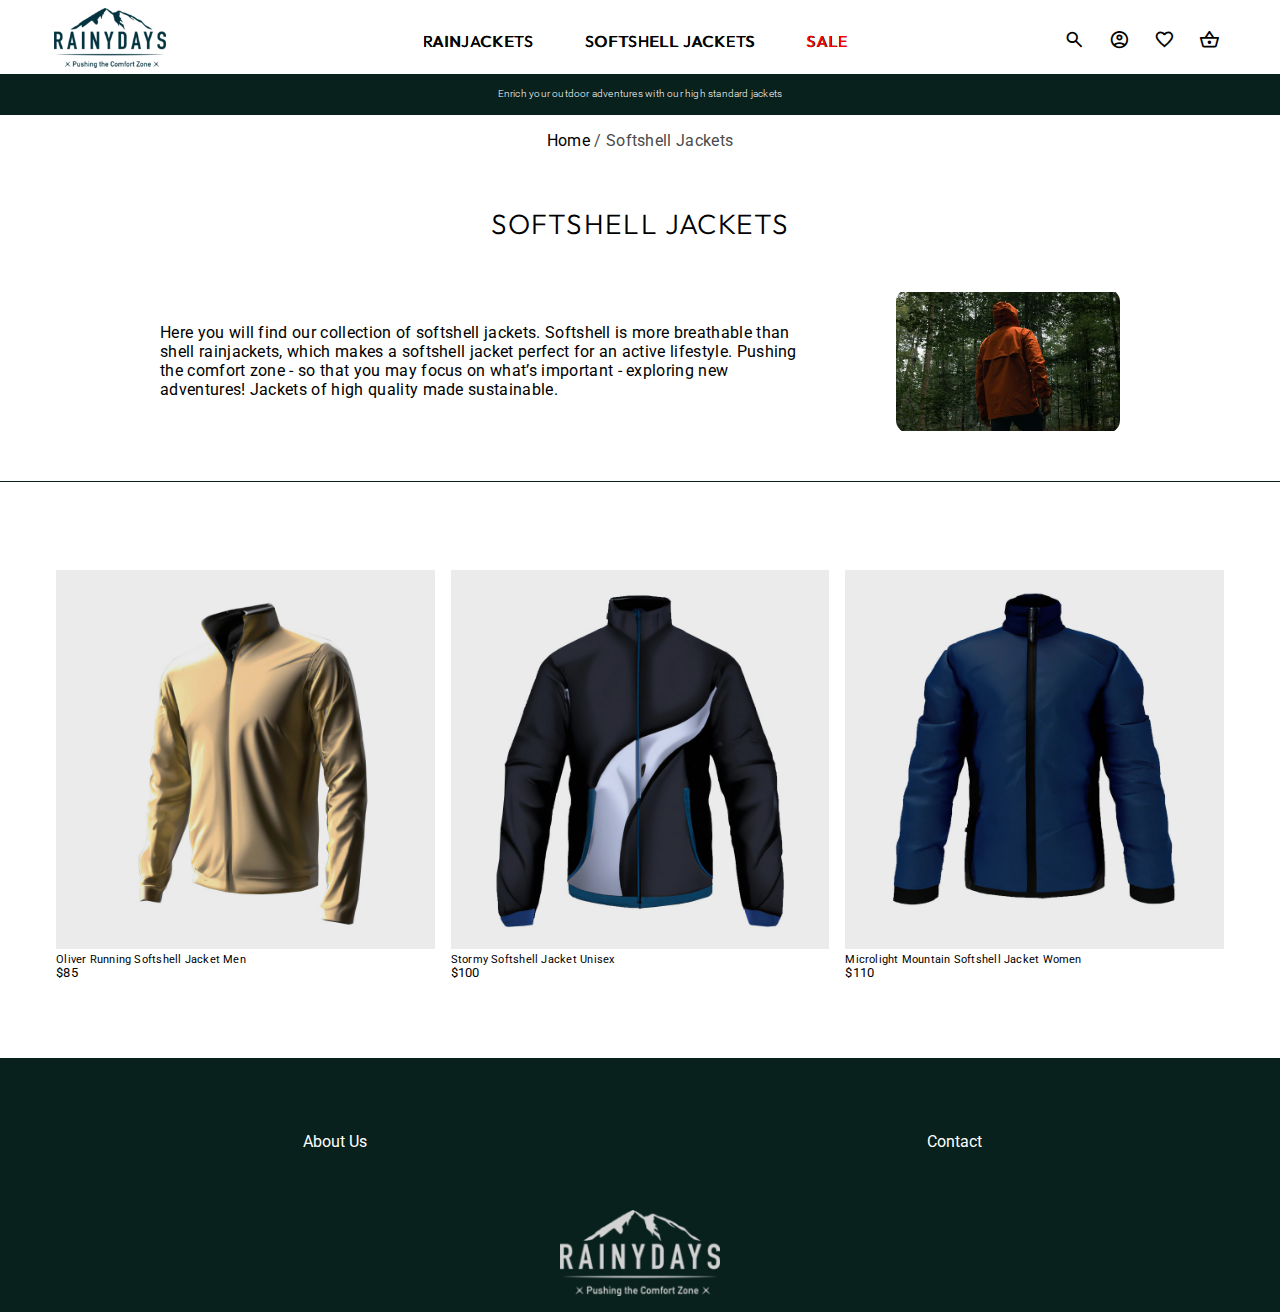
<file: softshell.html>
<!DOCTYPE html>
<html lang="en">
  <head>
    <meta charset="UTF-8" />
    <meta name="viewport" content="width=device-width, initial-scale=1.0" />
    <title>Webshop Softshell Jackets</title>
    <link rel="icon" type="image/x-icon" href="images/favicon.ico" />
    <link rel="stylesheet" href="src/css/styles.css" />
    <link rel="preconnect" href="https://fonts.googleapis.com" />
    <link rel="preconnect" href="https://fonts.gstatic.com" crossorigin />
    <link
      href="https://fonts.googleapis.com/css2?family=Outfit:wght@300;400;500;600&display=swap"
      rel="stylesheet"
    />
    <link
      href="https://fonts.googleapis.com/css2?family=Roboto:wght@300;400;500&display=swap"
      rel="stylesheet"
    />
    <link
      rel="stylesheet"
      href="https://fonts.googleapis.com/css2?family=Material+Symbols+Outlined:opsz,wght,FILL,GRAD@20..48,100..700,0..1,-50..200"
    />
  </head>
  <body>
    <header>
      <nav class="top-nav">
        <a href="index.html">
          <img
            src="images/logo/small_logo.png"
            alt="RainyDays Logo, dark blue-green. Image of a mountain, with the text 'Pushing the comfort zone.'"
            class="logo"
            title="Go to Home page"
          />
        </a>
        <div class="desk-navpages">
          <!-- Hide on mobile -->
          <ul>
            <li><a href="rainjackets.html">Rainjackets</a></li>
            <li><a href="softshell.html">Softshell Jackets</a></li>
            <li><a href="sale.html">Sale</a></li>
          </ul>
        </div>
        <span class="material-symbols-outlined">
          <a href="index.html">search</a>
          <a href="index.html">account_circle</a>
          <a href="index.html">favorite</a>
          <a href="checkout.html">shopping_basket</a>
        </span>
      </nav>
      <div class="mobile-navpages">
        <!-- Hide on desktop -->
        <ul>
          <li><a href="rainjackets.html">Rainjackets</a></li>
          <li><a href="softshell.html">Softshell Jackets</a></li>
          <li><a href="sale.html">Sale</a></li>
        </ul>
      </div>
      <div class="banner-text">
        <p>Enrich your outdoor adventures with our high standard jackets</p>
      </div>
    </header>
    <main>
      <div class="info-part">
        <p class="info-desk">
          <a href="index.html">Home</a> / Softshell Jackets
        </p>
        <!-- Hide on mobile-->
        <h2>Softshell Jackets</h2>
      </div>
      <div class="shop-container">
        <div class="softjacket-img"></div>
        <p class="shop-text">
          Here you will find our collection of softshell jackets. Softshell is
          more breathable than shell rainjackets, which makes a softshell jacket
          perfect for an active lifestyle. Pushing the comfort zone - so that
          you may focus on what’s important - exploring new adventures! Jackets
          of high quality made sustainable.
        </p>
      </div>
      <div class="product-img-container">
        <div class="product-img-wrapper">
          <img
            src="images/product-images_ai/softshell/beigesoft.jpg"
            alt="Beige thin softshell jacket for men."
          />
          <p class="productname">Oliver Running Softshell Jacket Men</p>
          <p class="productprice">$85</p>
        </div>
        <div class="product-img-wrapper">
          <img
            src="images/product-images_ai/softshell/blacksoft.jpg"
            alt="Black padded softshell jacket with white stripe design, unisex"
          />
          <p class="productname">Stormy Softshell Jacket Unisex</p>
          <p class="productprice">$100</p>
        </div>
        <div class="product-img-wrapper">
          <img
            src="images/product-images_ai/softshell/bluesoft.jpg"
            alt="Blue softshell jacket with black zipper, women"
          />
          <p class="productname">Microlight Mountain Softshell Jacket Women</p>
          <p class="productprice">$110</p>
        </div>
      </div>
    </main>
    <footer>
      <ul class="footer-nav">
        <li><a href="aboutus.html">About Us</a></li>
        <li><a href="contact.html">Contact</a></li>
      </ul>
      <img
        class="image"
        src="images/logo/small_logo-footer.png"
        alt="RainyDays Logo, white. Image of a mountain, with the text 'Pushing the comfort zone.'"
      />
    </footer>
  </body>
</html>
</file>
<file: src/css/styles.css>
@import url("./reset.css");
@import url("./variables.css");

.top-nav {
    display: flex;
    justify-content: space-between;
    align-items: center;
    padding-top: 1rem;
    padding-bottom: 0.6rem;
    padding-left: 0.8rem; 
    padding-right: 0.8rem;
    position: fixed;
    top: 0;
    left: 0;
    right: 0;
    background-color: #ffffff;
    z-index: 10;
}

.logo {
    width: 7rem;
    height: fit-content; 
    padding-left: 0.4rem;
}

.material-symbols-outlined {
    font-variation-settings:
    'FILL' 0,
    'wght' 400,
    'GRAD' 0,
    'opsz' 24;
    width: 10.5rem;
    height: 1.8rem;
}

.material-symbols-outlined a {
    text-decoration: none;
    color: black;
    font-size: 1.3rem;
}

.desk-navpages {
    display: none;
}

.mobile-navpages {
    border-top: 0.12rem solid var(--bg-color);
    font-family: var(--font-outfit);
    font-size: 0.7rem;
    font-weight: 400;
    text-transform: uppercase;
    text-shadow: 0.03rem 0.03rem black;
    letter-spacing: 0.05em;
    margin-top: 6rem;
}

.mobile-navpages ul {
    display: flex;
    justify-content: space-between;
    align-items: center;
    list-style-type: none;
    margin: 0;
    padding: 1.4rem;
}

.mobile-navpages a {
    text-decoration: none;
    color: var(--color-primary);
}

.mobile-navpages li:nth-child(3) a{
    color: red;
}

.banner-text {
    display: flex;
    justify-content: center;
    align-items: center;
    background-color: var(--bg-color);
    color: #ffffff;
    text-align: center;
    padding: 0.3rem;
    font-family: var(--font-roboto);
    font-size: 0.65rem;
    font-weight: 300;
    letter-spacing: 0.02em;
}

.herobanner {
    background-image: url("../../images/herobanner/banner-mobile.jpg");
    background-size: contain;
    background-repeat: no-repeat;
    width: 100%;
    height: 0;
    padding-top: 110.46%; /* (img-height / img-width * container-width) */
    position: relative;
    box-shadow: inset 0 0 0 1000px rgba(0,0,0,0.35);
    text-align: center;
}

h1, h2 {
    font-family: var(--font-outfit);
    letter-spacing: 0.05em;
}

p {
    font-family: var(--font-roboto);
    letter-spacing: 0.02em;
}

.herobanner h1 {
    color: var(--color-secondary);
    font-size: 2.25rem;
    font-weight: 500;
    text-align: center;
    vertical-align: middle;
    position: absolute;
    top: 10.6rem;
    width: 100%;
}

h2 {
    font-size: 0.87rem;
    text-transform: uppercase;
    text-align: center;
}

.herobanner h2 {
    color: var(--color-secondary);
    text-transform: none;
    font-weight: 300;
    vertical-align: center;
    position: absolute;
    top: 14.37rem;
    width: 100%;
}

button {
    border-radius: 0.375rem;
    background-color: var(--btn-color);
    color: var(--color-secondary); 
    font-size: 0.65rem;
    text-transform: uppercase;
    font-family: var(--font-roboto);
    letter-spacing: 0.02em;
    font-weight: 400;
    padding: 0.4rem 1.56rem;
    border: 0.01rem solid var(--logo-color);
    box-shadow: 0 0.1rem #0A3641;
    cursor: pointer;
}

button a {
    text-decoration: none;
    color: var(--color-secondary);
}

.herobanner button {
    position: absolute;
    top: 17.5rem;
    left: 50%;
    transform: translateX(-50%);
}

.bestsellers h2 {
    font-weight: 300;
    margin: 0;
    padding-top: 2.5rem;
    padding-bottom: 1rem;
}

.product-img-container {
    display: flex;
    flex-direction: column;
    align-items: center;
    justify-content: center;
    max-width: 100%;
    max-height: auto;
    object-fit: contain;
    margin-left: 3rem;
    margin-right: 3rem;
    margin-bottom: 2rem;
}

.product-img-wrapper {
    color: var(--primary-color);
    font-weight: 400;
    text-align: left;
    line-height: 0;
    margin-bottom: 1rem;
}

.product-img-wrapper img {
    max-width: 100%;
    height: auto; 
}

.productname {
    font-size: 0.7rem;
}

.productprice {
    font-size: 0.8rem;
    word-spacing: 1rem;
}

.before-price {
    text-decoration: line-through;
    color: grey;
}

.learn-more {
    background-image: url("../../images/nature_backgrounds/forest.jpg");
    background-size: cover;
    overflow: hidden;
    position: relative;
    padding-bottom: 3.5rem;
    padding-top: 3.5rem;
}

.learn-more h2 {
    color: var(--color-secondary);
    text-transform: none;
    font-weight: 400;
    vertical-align: center;
    line-height: 0.4rem;
}

.learn-more p {
    color: var(--color-secondary);
    font-weight: 400;
    text-align: center;
    font-size: 0.6rem;
    margin-top: 2rem;
}

.learn-more button {
    position: absolute;
    bottom: 0.62rem;
    left: 50%;
    transform: translate(-50%, -50%);
}

.winter-collection h2 {
    font-weight: 300;
    margin-top: 3rem;
    margin-bottom: 1rem;
}

.winter-info p {
    color: var(--primary-color);
    font-size: 0.7rem;
    font-weight: 400;
    text-align: center;
    line-height: 0;
    margin-bottom: 0.8rem;
}

.winterimg-container {
    position: relative; 
    display: flex;
    flex-direction: column;
    align-items: center;
    justify-content: center;
    max-width: 100%;
    max-height: auto;
    object-fit: contain;
    margin-left: 3rem;
    margin-right: 3rem;
    margin-top: 1rem;
    margin-bottom: 4rem;
}

.winterimg-container img {
    max-width: 100%;
    height: auto;
}

.winterimg-container p { 
    position: absolute;
    top: 15%; 
    left: 50%;
    transform: translate(-50%, -50%); 
    width: 100%;
    text-align: center; 
    font-size: 1.25rem; 
    font-family: var(--font-outfit);
    color: var(--color-primary);
    letter-spacing: 0.05em;
    font-weight: 500;
    text-transform: uppercase;
    word-wrap: break-word;
}

footer {
    background-color: var(--bg-color);
    width: 100%;
    height: auto;
    padding: 0;
    margin: 0;
}

.footer-nav {
    padding-bottom: 1rem;
    padding-top: 0.5rem;
}
  
.footer-nav li {
    display: flex;
    flex-direction: column;
    align-items: center;
    justify-content: center;
    line-height: 2.5rem;
}
  
.footer-nav a {
    font-family: var(--font-roboto);
    font-size: 0.7rem;
    font-weight: 500;
    text-decoration: none;
    text-transform: uppercase;
    color: var(--color-secondary);
    text-align: center;
    padding-right: 2.2rem;
}
  
.image {
    filter: invert(100%);
    width: 5rem;
    height: fit-content; 
    padding-bottom: 1rem;
    margin-left: auto; 
    margin-right: auto; 
    display: block;
}

.info-part .info-desk {
    display: none;
}

.info-part h2 {
    font-weight: 300;
    margin: 0;
    padding-top: 2.5rem;
    padding-bottom: 1rem;
}

.info-part a {
    text-decoration: none;
    color: var(--color-primary);
}


.shop-container {
    display: flex;
    flex-direction: column;
    align-items: center;
    margin-left: 3rem;
    margin-right: 3rem;
    padding-bottom: 0;
    margin-bottom: 3rem;
}

.rainjacket-img {
    background-image: url("../../images/webshop_info_images/rainjackets.jpg");
    background-size: contain;
    background-repeat: no-repeat;
    background-position: center;
    height: 9.3rem;
    width: 14rem;
    border-radius: 0.8rem;
}

.shop-text {
    font-size: 0.7rem;
    font-weight: 400;
    text-align: left;
}

.softjacket-img {
    background-image: url("../../images/webshop_info_images/softshell.jpg");
    background-size: contain;
    background-repeat: no-repeat;
    background-position: center;
    height: 9rem;
    width: 14rem;
    border-radius: 0.8rem;
}

.discount {
    color: red;
}

.form-container {
    background-color: #ffffff; 
    font-family: var(--font-roboto);
    font-size: 0.7rem;
    color: var(--color-primary);
}
  
.form-header {
    background-color: #000000;
    color: #ffffff;
    padding: 10px;
    margin: 10px 0;
    text-align: center;
}

.delivery-options, .personal-info, .payment-options, .form-inputs {
    padding: 20px;
    margin-right: 0.5rem;
}
  
input[type="radio"] {
    margin-right: 5px;
}
  
.price {
    float: right;
}
  
input[type="text"] {
    width: 100%;
    padding: 5px;
    border: 1px solid #888888;
    background-color: #f0f0f0; 
    margin-bottom: 10px;
    font-family: var(--font-roboto);
    font-size: 0.7rem;
    color: var(--color-primary);
}

input[type="text"]:focus {
    outline-color: var(--logo-color);
}
  
.full-width {
    width: 100%;
    margin-bottom: 10px;
}
  
input[type="text"]:hover, input[type="radio"]:hover {
    cursor: text;
}
  
input[type="text"]:active, input[type="radio"]:active {
    cursor: text;
}
  
input[type="radio"] {
    width: 20px;
    height: 20px;
    border: 2px solid #000000;
    border-radius: 50%;
    cursor: pointer;
    vertical-align: middle;
}
  
input[type="radio"]:checked {
    background-color: #000000;
}

.chosen-container {
    display: flex;
    justify-content: space-around;
    align-items: center;
    height: 260px;
}
  
.chosen-container img {
    width: 10.3rem;
    height: 10.4rem;
}

.chosen-container .text {
    padding-left: 10px;
}

.chosen-container .text p {
    margin: 0; 
    padding: 10px;
    padding-bottom: 1rem;
}

.productname-header {
    font-size: 0.87rem;
}

.product-color-size {
    font-size: 0.6rem;
    color: #8A8A8A;
    line-height: 0;
}

.stock {
    font-size: 0.6rem;
    color: #078A70;
}

.price {
    font-size: 0.87rem;
    font-weight: 400;
}

.header-checkout h2 {
    text-align: left;
    margin-left: 1rem;
    font-weight: 300;
}

.summary-ship, .summary-total {
    margin: 2rem;
    font-family: var(--font-roboto);
    font-size: 0.7rem;
    color: var(--color-primary);
}

.price-ship, .price-total {
    float: right;
}

.btn {
    display: flex;
    justify-content: center;
    margin-bottom: 4rem;
}

.checkout-text h2 {
    display: flex;
    justify-content: left;
    margin-left: 2rem;
    font-size: 0.8rem;
    font-weight: 300;
}

.checkout-text {
    margin-bottom: 2rem;
}

.product-info-section {
    margin-left: 3rem;
    margin-right: 3rem;
}

.productpage-text {
    font-size: 0.8rem;
    font-weight: 300;
    margin-top: 3rem;
    line-height: 0;
    color: var(--color-primary);
    font-weight: 400;
}

.productpage-text h2 {
    text-align: left;
}

.color-price {
    margin-bottom: 1rem;
}

.color-price, .productpage {
    font-family: var(--font-roboto);
    font-size: 0.7rem;
    color: var(--color-primary);
    font-weight: 400;
    line-height: 1rem;
}

.price-rainjacket {
    float: right;
    font-size: 1rem;
}

.product-img-container2 {
    display: flex;
    flex-direction: column;
    align-items: center;
    justify-content: center;
    max-width: 100%;
    max-height: auto;
    object-fit: contain;
    margin-left: 3rem;
    margin-right: 3rem; 
}

.product-img-container2 img {
    max-width: 100%;
    height: auto; 
}

.productpage {
    margin-bottom: 1rem;
}

.on-the-way {
    display: block;
    text-align: center;
    font-family: var(--font-roboto);
    font-size: 0.7rem;
    color: var(--color-primary);
    margin-bottom: 3rem;
    margin-top: 3rem;
}

.logo-mountain {
    display: flex;
    justify-content: center;
}

.logo-mountain img {
    max-width: 25%;
    height: auto;
}

.about-us-info {
    margin-left: 3rem;
    margin-right: 3rem;
    margin-top: 1rem;
    margin-bottom: 2rem;
}

.about-bg-image {
    background-image: url("../../images/nature_backgrounds/trees_rain.jpg");
    background-size: cover;
    padding-bottom: 5rem;
    padding-top: 5rem;
    border-top: 0.12rem solid var(--bg-color);
    border-bottom: 0.12rem solid var(--bg-color); 
}

.about-us-text {
    margin-left: 3rem;
    margin-right: 3rem;
}

.about-bold {
    font-weight: 500;
}

.about-text1, .about-text2 {
    margin-bottom: 3rem;
}

.about-readmore {
    margin-left: 3rem;
    margin-right: 3rem;
    margin-bottom: 1rem;
    font-weight: 300;
}

.about-us-info, .about-us-text, .about-readmore {
    font-size: 0.7rem;
}

.contact-text {
    text-align: center;
    margin-left: 3rem;
    margin-right: 3rem;
}

.contactform {
    display: flex;
    flex-direction: column;
    justify-content: center;
    align-items: center;
    text-align: center;
}

form {
    max-width: 37.5rem;
    margin: 1.25rem auto;
    padding: 1.25;
    border: 0.06rem solid #ccc;
    background-color: #f9f9f9;
    margin-left: 3rem;
    margin-right: 3rem;
}

input[type="contactform-text"] {
    width: calc(100% - 0.75rem);
    padding: 0.3rem;
    margin-bottom: 10px;
    border: 0.06rem solid #ccc;
    font-family: var(--font-roboto);
    font-size: 0.8rem;
}

textarea {
    width: calc(100% - 0.75rem);
    padding: 0.3rem;
    margin-bottom: 0.6rem;
    border: 0.06rem solid #ccc;
    font-family: var(--font-roboto);
    font-size: 0.8rem;
}

.contactinfo {
    text-align: center;
    margin-left: 3rem;
    margin-right: 3rem;
    line-height: 0.5rem;
    margin-bottom: 3rem;
}

.contact-bold {
    font-weight: 500;
}

.contact-text, .contactinfo {
    font-size: 0.7rem;
}

 @media screen and (min-width: 992px) {

    .top-nav {
        display: flex;
        justify-content: space-between;
        align-items: center;
        padding-top: 0.5rem;
        padding-bottom: 0.1rem;
        padding-left: 3rem; 
        padding-right: 3rem;
    }

    .desk-navpages {
        display: flex;
        font-family: var(--font-outfit);
        font-size: 1rem;
        font-weight: 400;
        text-transform: uppercase;
        letter-spacing: 0.05em;
        text-shadow: 0.03rem 0.03rem black; 
    }

    .desk-navpages ul {
        display: flex;
        list-style-type: none;
    }

    .desk-navpages a {
        text-decoration: none;
        color: var(--color-primary);
        padding: 1.6rem;
        transition: color 0.3s;
    }
    
    .desk-navpages li:nth-child(3) a {
        color: red;
    }

    .material-symbols-outlined a {
        transition: color 0.3s;
        font-size: 1.3rem;
    }

    .desk-navpages a:hover {
        color: var(--btn-color);
    }

    .desk-navpages li:nth-child(3) a:hover {
        color: var(--btn-color);
    }

    .material-symbols-outlined a:hover {
        color: var(--btn-color);
    }

    .mobile-navpages {
        display: none;
    }

    .banner-text {
        margin-top: 4.5rem;
    }

    .herobanner {
        background-image: url("../../images/herobanner/banner-desktop.jpg");
        background-size: contain;
        background-repeat: no-repeat;
        width: 100%;
        height: 0;
        padding-top: 49.09%; 
        position: relative;
    }

    .herobanner h1 {
        font-size: 4.5rem;
    }

    h2 {
        font-size: 1.75rem;
    }

    .herobanner h2 {
        top: 300px;
    }

    .herobanner button {
        top: 26rem;
    }

    button {
        font-size: 1.1rem;
        padding: 0.5rem 2.3rem;
        border-radius: 0.6rem;
        box-shadow: 0 0.2rem #0A3641;
    }

    .bestsellers {
        margin-top: 2rem;
    }

    .product-img-container {
        flex-direction: row;
        align-items: center;
        margin-bottom: 3rem;
        flex-wrap: wrap;
    }

    .product-img-wrapper {
        flex-basis: calc(33.33% - 1rem);
        padding: 0.5rem;
    }

    .learn-more {
        background-image: url("../../images/nature_backgrounds/forest-desk.jpg");
        padding-bottom: 8rem;
        margin-bottom: 5rem;
    }

    .learn-more button {
        bottom: 4rem;
    }

    .learn-more h2 {
        margin-bottom: 1.8rem;
    }

    .learn-more p {
        font-size: 1rem;
        font-weight: 300;
        margin-top: 4rem;
    }

    .winter-info {
        display: flex;
        justify-content: center;
        padding-bottom: 1rem;
    }

    .winter-info p {
        margin: 0.1rem;
    }

    .winterimg-container {
        height: 32rem;
    }

    .winterimg-container img {
        height: 100%;
    }

    .winterimg-container p {
        font-size: 2.5rem;
        letter-spacing: 0.08em;
        font-weight: 400;
        top: 45%;
    }

    .footer-nav {
        display: flex;
        justify-content: space-around;
        align-items: center;
        padding-top: 3rem;
        padding-bottom: 2rem;
    }

    .footer-nav a {
        text-transform: none;
        font-size: 1rem;
        font-weight: 400;
    }

    .image {
        width: 10rem;
    }
    

    .info-part .info-desk {
        display: block;
        color: #4A4A4A;
        font-size: 1rem;
        font-weight: 400;
        text-align: center;
    }
        
    .shop-container {
        flex-direction: row-reverse; 
        margin: 0;
        margin-top: 2rem;
        padding-bottom: 3rem;
        border-bottom: 0.12rem solid var(--bg-color);
        padding-right: 10rem;
        padding-left: 10rem;
        margin-bottom: 5rem;
    }

    .shop-text {
        flex: 1; 
        padding-right: 5rem;
        font-size: 1rem;
        font-weight: 400;
    }

    .product-img-container2 {
        flex-direction: row;
    }

    .product-img-container2 img {
        width: 30%;
        margin-left: 8rem;
        margin-right: 2rem;
    }

    .product-info-section {
        margin-left: 11rem;
    }

    .product-info-section .productpage {
        margin-left: 0;
    }

    .color-price, .productpage {
        margin-right: 11rem;
        font-size: 1rem;
    }

    .price-rainjacket {
        font-size: 1.5rem;
    }

    .productpage {
        margin-left: 2rem;
    }

    .color-rainjacket {
        color: grey;
    }

    .btn-prod-align .btn {
        justify-content: right;
        margin-right: 12rem;
    }


    .productname-header {
        font-size: 1.25rem;
        font-weight: 500;
    }
    
    .product-color-size {
        font-size: 1.1rem;
    }
    
    .stock {
        font-size: 1.1rem;
    }
    
    .price {
        font-size: 1rem;
    }

    .btn-check-align .btn {
        justify-content: left;
    }

    .checkout-text h2 {
        margin-left: 0; 
        font-size: 1.75rem;
    }

    .header-checkout, .chosen-container, .summary-ship, .summary-total, .btn-check-align, .checkout-text, .form-container {
        margin-right: 10rem;
        margin-left: 10rem;
    }

    .price-ship, .price-total {
        margin-right: 1rem;
    }

    .summary-ship, .summary-total {
        font-size: 1rem;
    }

    .form-header {
        text-transform: uppercase;
        font-size: 1.6rem;
        letter-spacing: 0.2rem;
    }

    .logo-mountain img {
        max-width: 15%;
        height: auto;
    }

    .about-us-info {
        margin-left: 10rem;
        margin-right: 10rem;
    }

    .about-us-text {
        display: flex;
        flex-direction: row;
        justify-content: space-between;
        margin-left: 15rem;
        margin-right: 15rem;
    }

    .about-text1 {
        margin-right: 10rem;
    }

    .about-text2 {
        margin-left: 10rem;
    }

    .about-readmore {
        text-align: center;
        margin-bottom: 2rem;
    }

    .about-us-info, .about-us-text, .about-readmore {
        font-size: 1rem;
    }

    .contact-text, .contactinfo {
        font-size: 1rem;
    }
 }
</file>
